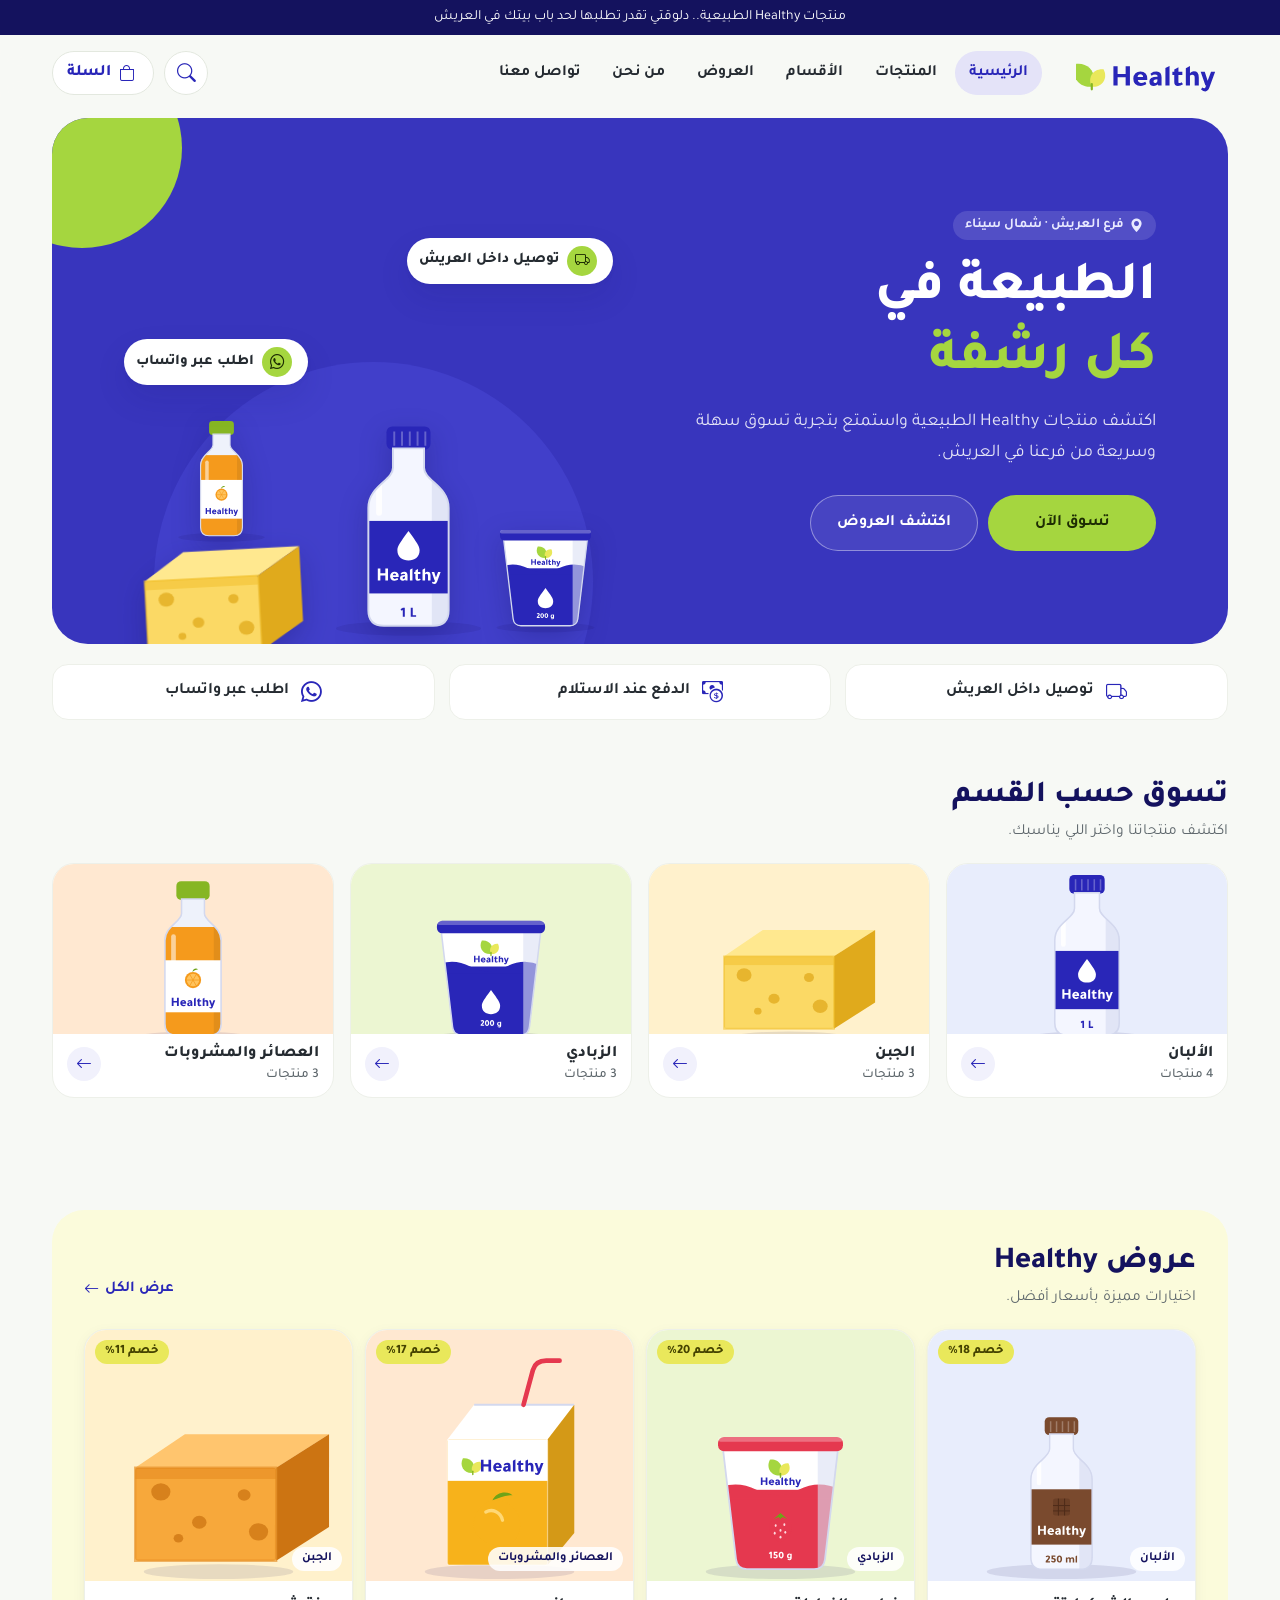
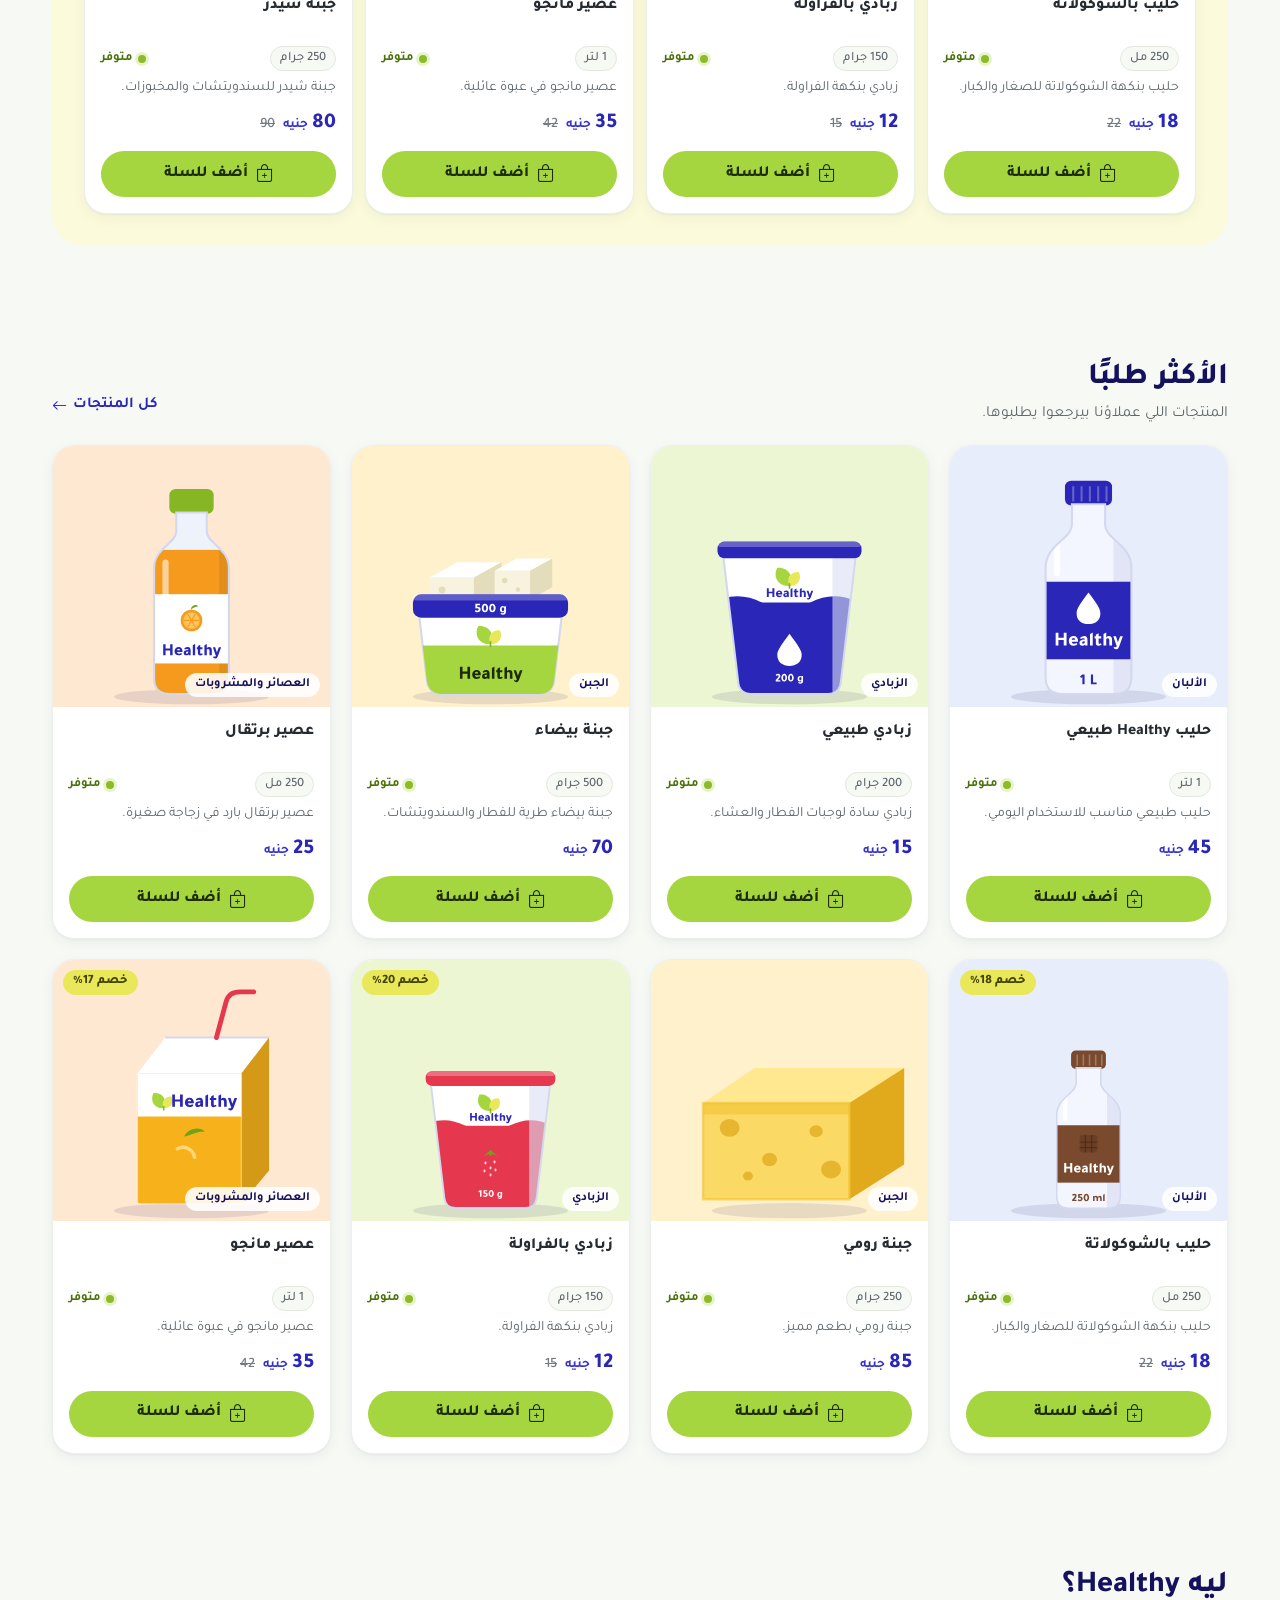
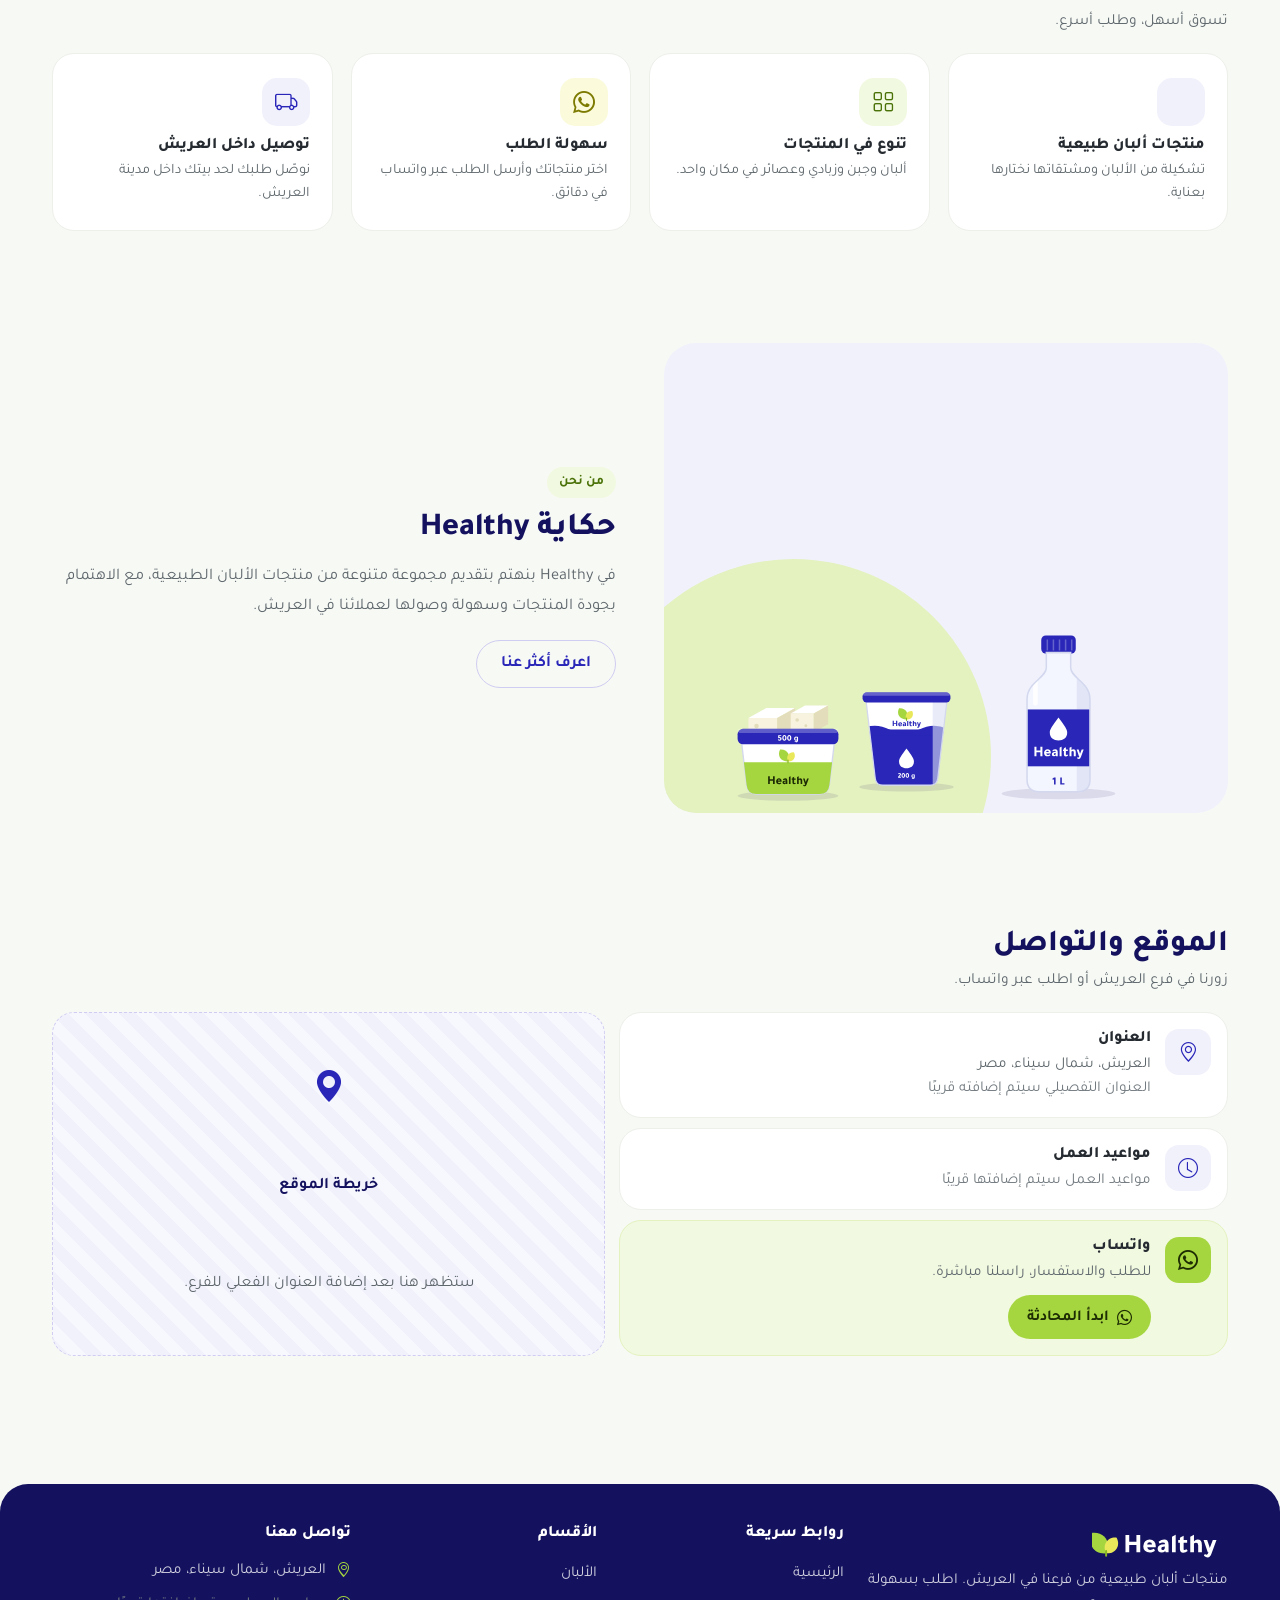
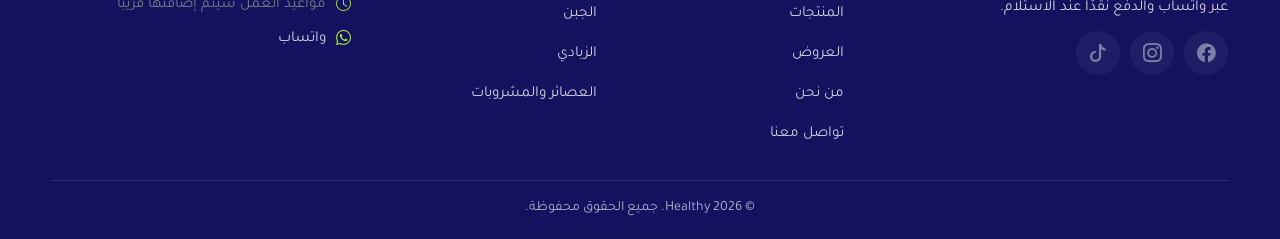
<file: index.html>
<!DOCTYPE html>
<html lang="ar" dir="rtl">
<head>
<meta charset="utf-8">
<meta name="viewport" content="width=device-width, initial-scale=1, viewport-fit=cover">
<title>Healthy | منتجات ألبان طبيعية في العريش</title>
<meta name="description" content="اكتشف منتجات Healthy من الألبان والجبن والزبادي والعصائر. تصفح المنتجات واطلب بسهولة عبر واتساب داخل مدينة العريش.">
<meta name="theme-color" content="#2926B8">
<meta property="og:type" content="website">
<meta property="og:locale" content="ar_EG">
<meta property="og:site_name" content="Healthy">
<meta property="og:title" content="Healthy | منتجات ألبان طبيعية في العريش">
<meta property="og:description" content="اكتشف منتجات Healthy من الألبان والجبن والزبادي والعصائر. تصفح المنتجات واطلب بسهولة عبر واتساب داخل مدينة العريش.">
<!-- After deploying, change this to the full URL, e.g. https://your-domain.com/assets/images/banners/og-image.png -->
<meta property="og:image" content="assets/images/banners/og-image.png">
<meta name="twitter:card" content="summary_large_image">
<link rel="icon" type="image/svg+xml" href="assets/icons/favicon.svg">
<link rel="preload" href="assets/vendor/fonts/tajawal-arabic-800-normal.woff2" as="font" type="font/woff2" crossorigin>
<link rel="preload" href="assets/vendor/fonts/tajawal-arabic-400-normal.woff2" as="font" type="font/woff2" crossorigin>
<link rel="stylesheet" href="assets/vendor/bootstrap/bootstrap.rtl.min.css">
<link rel="stylesheet" href="assets/vendor/bootstrap-icons/bootstrap-icons.min.css">
<link rel="stylesheet" href="css/style.css">
<link rel="stylesheet" href="css/components.css">
<link rel="stylesheet" href="css/responsive.css">
<script>document.documentElement.classList.add('js')</script>
</head>
<body data-page="home">
<a class="skip-link" href="#main">تخطَّ إلى المحتوى</a>
<!-- <div class="demo-strip" data-demo hidden>نسخة تجريبية: المنتجات والأسعار للعرض فقط</div> -->
<div class="announce" role="note"><p data-announce-text>منتجات Healthy الطبيعية.. دلوقتي تقدر تطلبها لحد باب بيتك في العريش</p></div>
<header class="site-header">
  <div class="container site-header__in">
    <a class="brand" href="index.html" aria-label="Healthy، الصفحة الرئيسية"><img src="assets/images/logo/logo.svg" alt="Healthy" width="120" height="30"></a>
    <nav class="nav-main" aria-label="القائمة الرئيسية"><a href="index.html" aria-current="page" >الرئيسية</a><a href="products.html" >المنتجات</a><a href="index.html#categories" >الأقسام</a><a href="products.html?offers=1" data-offers-link>العروض</a><a href="about.html" >من نحن</a><a href="contact.html" >تواصل معنا</a></nav>
    <div class="site-header__tools">
      <button class="icon-btn" type="button" data-open="search-panel" aria-label="بحث"><i class="bi bi-search" aria-hidden="true"></i></button>
      <a class="icon-btn cart-btn-wide" href="cart.html" data-cart-label aria-label="السلة"><i class="bi bi-bag" aria-hidden="true"></i><span class="d-none d-lg-inline">السلة</span><span class="cart-badge" data-cart-count hidden>0</span></a>
    </div>
  </div>
</header>
<main id="main">
<section class="hero" aria-labelledby="hero-title"><div class="container">
  <div class="hero__panel">
    <div class="hero__copy">
      <span class="hero__eyebrow"><i class="bi bi-geo-alt-fill" aria-hidden="true"></i> فرع العريش · شمال سيناء</span>
      <h1 id="hero-title">الطبيعة في <em>كل رشفة</em></h1>
      <p class="hero__lead">اكتشف منتجات Healthy الطبيعية واستمتع بتجربة تسوق سهلة وسريعة من فرعنا في العريش.</p>
      <div class="hero__cta">
        <a class="btn-b btn-b--green" href="products.html">تسوق الآن</a>
        <a class="btn-b btn-b--ghost-light" href="products.html?offers=1" data-offers-cta><span>اكتشف العروض</span></a>
      </div>
    </div>
    <div class="hero__stage" role="img" aria-label="تشكيلة من منتجات Healthy: حليب وزبادي وجبنة وعصير">
      <img class="hs-yogurt" src="assets/images/products/yogurt-1.svg" alt="" width="400" height="400">
      <img class="hs-juice" src="assets/images/products/juice-orange.svg" alt="" width="400" height="400">
      <img class="hs-milk" src="assets/images/products/milk-1.svg" alt="" width="400" height="400" fetchpriority="high">
      <img class="hs-cheese" src="assets/images/products/cheese-romy.svg" alt="" width="400" height="400">
      <span class="hero__chip hero__chip--a"><i class="bi bi-truck" aria-hidden="true"></i> توصيل داخل العريش</span>
      <span class="hero__chip hero__chip--b"><i class="bi bi-whatsapp" aria-hidden="true"></i> اطلب عبر واتساب</span>
    </div>
  </div>
  <ul class="trust" aria-label="مميزات الطلب">
    <li class="trust__i"><i class="bi bi-truck" aria-hidden="true"></i><span>توصيل داخل العريش</span></li>
    <li class="trust__i"><i class="bi bi-cash-coin" aria-hidden="true"></i><span>الدفع عند الاستلام</span></li>
    <li class="trust__i"><i class="bi bi-whatsapp" aria-hidden="true"></i><span>اطلب عبر واتساب</span></li>
  </ul>
</div></section>

<section class="section" id="categories" aria-labelledby="cats-h"><div class="container">
  <div class="section-head"><div><h2 id="cats-h">تسوق حسب القسم</h2><p>اكتشف منتجاتنا واختر اللي يناسبك.</p></div></div>
  <div class="cat-grid"><a class="cat-card reveal" data-tint="milk" href="products.html?cat=milk"><span class="cat-card__img"><img src="assets/images/categories/milk.svg" alt="" width="200" height="200" loading="lazy"></span>
<span class="cat-card__body"><span><h3>الألبان</h3><small data-cat-count="milk"></small></span><span class="cat-card__go"><i class="bi bi-arrow-left" aria-hidden="true"></i></span></span></a><a class="cat-card reveal" data-tint="cheese" href="products.html?cat=cheese"><span class="cat-card__img"><img src="assets/images/categories/cheese.svg" alt="" width="200" height="200" loading="lazy"></span>
<span class="cat-card__body"><span><h3>الجبن</h3><small data-cat-count="cheese"></small></span><span class="cat-card__go"><i class="bi bi-arrow-left" aria-hidden="true"></i></span></span></a><a class="cat-card reveal" data-tint="yogurt" href="products.html?cat=yogurt"><span class="cat-card__img"><img src="assets/images/categories/yogurt.svg" alt="" width="200" height="200" loading="lazy"></span>
<span class="cat-card__body"><span><h3>الزبادي</h3><small data-cat-count="yogurt"></small></span><span class="cat-card__go"><i class="bi bi-arrow-left" aria-hidden="true"></i></span></span></a><a class="cat-card reveal" data-tint="juice" href="products.html?cat=juice"><span class="cat-card__img"><img src="assets/images/categories/juice.svg" alt="" width="200" height="200" loading="lazy"></span>
<span class="cat-card__body"><span><h3>العصائر والمشروبات</h3><small data-cat-count="juice"></small></span><span class="cat-card__go"><i class="bi bi-arrow-left" aria-hidden="true"></i></span></span></a></div>
</div></section>

<section class="section section--tight" id="offers" aria-labelledby="offers-h" hidden><div class="container">
  <div class="offers">
  <div class="section-head"><div><h2><span id="offers-h">عروض Healthy</span></h2><p>اختيارات مميزة بأسعار أفضل.</p></div><a class="more-link" href="products.html?offers=1" >عرض الكل <i class="bi bi-arrow-left" aria-hidden="true"></i></a></div>
  <div class="p-grid" id="offers-grid"></div>
  </div>
</div></section>

<section class="section" id="best" aria-labelledby="best-h"><div class="container">
  <div class="section-head"><div><h2><span id="best-h">الأكثر طلبًا</span></h2><p>المنتجات اللي عملاؤنا بيرجعوا يطلبوها.</p></div><a class="more-link" href="products.html" >كل المنتجات <i class="bi bi-arrow-left" aria-hidden="true"></i></a></div>
  <div class="p-grid" id="best-grid"></div>
</div></section>

<section class="section" aria-labelledby="why-h"><div class="container">
  <div class="section-head"><div><h2 id="why-h">ليه Healthy؟</h2><p>تسوق أسهل، وطلب أسرع.</p></div></div>
  <div class="why-grid"><div class="why-card reveal"><div class="why-card__ic"><i class="bi bi-leaf" aria-hidden="true"></i></div><h3>منتجات ألبان طبيعية</h3><p>تشكيلة من الألبان ومشتقاتها نختارها بعناية.</p></div><div class="why-card reveal"><div class="why-card__ic"><i class="bi bi-grid" aria-hidden="true"></i></div><h3>تنوع في المنتجات</h3><p>ألبان وجبن وزبادي وعصائر في مكان واحد.</p></div><div class="why-card reveal"><div class="why-card__ic"><i class="bi bi-whatsapp" aria-hidden="true"></i></div><h3>سهولة الطلب</h3><p>اختر منتجاتك وأرسل الطلب عبر واتساب في دقائق.</p></div><div class="why-card reveal"><div class="why-card__ic"><i class="bi bi-truck" aria-hidden="true"></i></div><h3>توصيل داخل العريش</h3><p>نوصّل طلبك لحد بيتك داخل مدينة العريش.</p></div></div>
</div></section>

<section class="section" aria-labelledby="about-h"><div class="container">
  <div class="about">
    <div class="about__visual reveal" aria-hidden="true">
      <img class="a1" src="assets/images/products/milk-1.svg" alt="" width="400" height="400" loading="lazy">
      <img class="a2" src="assets/images/products/yogurt-1.svg" alt="" width="400" height="400" loading="lazy">
      <img class="a3" src="assets/images/products/cheese-white.svg" alt="" width="400" height="400" loading="lazy">
    </div>
    <div class="about__copy reveal">
      <span class="eyebrow">من نحن</span>
      <h2 id="about-h">حكاية Healthy</h2>
      <p>في Healthy بنهتم بتقديم مجموعة متنوعة من منتجات الألبان الطبيعية، مع الاهتمام بجودة المنتجات وسهولة وصولها لعملائنا في العريش.</p>
      <a class="btn-b btn-b--outline" href="about.html">اعرف أكثر عنا</a>
    </div>
  </div>
</div></section>

<section class="section" id="location" aria-labelledby="loc-h"><div class="container">
  <div class="section-head"><div><h2 id="loc-h">الموقع والتواصل</h2><p>زورنا في فرع العريش أو اطلب عبر واتساب.</p></div></div>
  <div class="contact-split">
    <div class="info-grid">
      <div class="info-card"><span class="info-card__ic"><i class="bi bi-geo-alt" aria-hidden="true"></i></span><div><h3>العنوان</h3><p data-bind="address"></p><p data-bind="addressDetail"></p><a class="btn-b btn-b--outline" data-maps-link href="#"><i class="bi bi-map" aria-hidden="true"></i> افتح في الخريطة</a></div></div>
      <div class="info-card"><span class="info-card__ic"><i class="bi bi-clock" aria-hidden="true"></i></span><div><h3>مواعيد العمل</h3><p data-bind="hours"></p></div></div>
      <div class="info-card info-card--wa"><span class="info-card__ic"><i class="bi bi-whatsapp" aria-hidden="true"></i></span><div><h3>واتساب</h3><p>للطلب والاستفسار، راسلنا مباشرة.</p><a class="btn-b btn-b--green" href="#" data-wa-link><i class="bi bi-whatsapp" aria-hidden="true"></i> ابدأ المحادثة</a></div></div>
    </div>
    <div class="map-ph" data-maps-missing><i class="bi bi-geo-alt-fill" aria-hidden="true"></i><b>خريطة الموقع</b><span>ستظهر هنا بعد إضافة العنوان الفعلي للفرع.</span></div>
  </div>
</div></section>
</main>
<footer class="site-footer">
  <div class="container">
    <div class="footer-grid">
      <div class="footer-brand">
        <img src="assets/images/logo/logo-white.svg" alt="Healthy" width="136" height="34" loading="lazy">
        <p>منتجات ألبان طبيعية من فرعنا في العريش. اطلب بسهولة عبر واتساب والدفع نقدًا عند الاستلام.</p>
        <div class="social" aria-label="حسابات التواصل الاجتماعي">
          <span class="soc" data-social="facebook" aria-label="فيسبوك" title="قريبًا"><i class="bi bi-facebook" aria-hidden="true"></i></span>
          <span class="soc" data-social="instagram" aria-label="إنستجرام" title="قريبًا"><i class="bi bi-instagram" aria-hidden="true"></i></span>
          <span class="soc" data-social="tiktok" aria-label="تيك توك" title="قريبًا"><i class="bi bi-tiktok" aria-hidden="true"></i></span>
        </div>
      </div>
      <div><h3>روابط سريعة</h3><ul>
        <li><a href="index.html">الرئيسية</a></li><li><a href="products.html">المنتجات</a></li>
        <li><a href="products.html?offers=1" data-offers-link>العروض</a></li><li><a href="about.html">من نحن</a></li><li><a href="contact.html">تواصل معنا</a></li></ul></div>
      <div><h3>الأقسام</h3><ul><li><a href="products.html?cat=milk">الألبان</a></li><li><a href="products.html?cat=cheese">الجبن</a></li><li><a href="products.html?cat=yogurt">الزبادي</a></li><li><a href="products.html?cat=juice">العصائر والمشروبات</a></li></ul></div>
      <div class="footer-contact"><h3>تواصل معنا</h3><ul>
        <li><i class="bi bi-geo-alt" aria-hidden="true"></i><span><span data-bind="address">العريش، شمال سيناء، مصر</span></span></li>
        <li><i class="bi bi-clock" aria-hidden="true"></i><span data-bind="hours">مواعيد العمل سيتم إضافتها قريبًا</span></li>
        <li><i class="bi bi-whatsapp" aria-hidden="true"></i><a href="#" data-wa-link style="min-height:0;display:inline">واتساب</a></li></ul></div>
    </div>
    <p class="footer-bottom">© <span data-year>2026</span> Healthy. جميع الحقوق محفوظة.</p>
  </div>
</footer>
<div class="ov ov--sheet" id="categories-sheet" aria-hidden="true" role="dialog" aria-modal="true" aria-label="الأقسام">
  <button class="ov__scrim" type="button" data-close aria-label="إغلاق" tabindex="-1"></button>
  <div class="ov__panel"><div class="sheet-grab"></div><h2 class="sheet-title">تسوق حسب القسم</h2>
    <div class="cat-tiles"><a class="cat-tile" data-tint="milk" href="products.html?cat=milk"><img src="assets/images/categories/milk.svg" alt="" width="46" height="46"><span>الألبان</span></a><a class="cat-tile" data-tint="cheese" href="products.html?cat=cheese"><img src="assets/images/categories/cheese.svg" alt="" width="46" height="46"><span>الجبن</span></a><a class="cat-tile" data-tint="yogurt" href="products.html?cat=yogurt"><img src="assets/images/categories/yogurt.svg" alt="" width="46" height="46"><span>الزبادي</span></a><a class="cat-tile" data-tint="juice" href="products.html?cat=juice"><img src="assets/images/categories/juice.svg" alt="" width="46" height="46"><span>العصائر والمشروبات</span></a><a class="cat-tile cat-tile--all" href="products.html"><span>كل المنتجات</span><i class="bi bi-arrow-left" aria-hidden="true"></i></a></div></div>
</div>
<div class="ov ov--sheet" id="more-sheet" aria-hidden="true" role="dialog" aria-modal="true" aria-label="المزيد">
  <button class="ov__scrim" type="button" data-close aria-label="إغلاق" tabindex="-1"></button>
  <div class="ov__panel"><div class="sheet-grab"></div><h2 class="sheet-title">المزيد</h2>
    <div class="sheet-links">
      <a class="sheet-link" href="products.html?offers=1" data-offers-link><i class="bi bi-tag" aria-hidden="true"></i><span>العروض</span><i class="bi bi-chevron-left" aria-hidden="true"></i></a>
      <a class="sheet-link" href="about.html"><i class="bi bi-info-circle" aria-hidden="true"></i><span>من نحن</span><i class="bi bi-chevron-left" aria-hidden="true"></i></a>
      <a class="sheet-link" href="contact.html"><i class="bi bi-geo-alt" aria-hidden="true"></i><span>الموقع والتواصل</span><i class="bi bi-chevron-left" aria-hidden="true"></i></a>
      <a class="sheet-link sheet-link--wa" href="#" data-wa-link><i class="bi bi-whatsapp" aria-hidden="true"></i><span>راسلنا على واتساب</span><i class="bi bi-chevron-left" aria-hidden="true"></i></a>
    </div></div>
</div>
<div class="ov ov--search" id="search-panel" aria-hidden="true" role="dialog" aria-modal="true" aria-label="بحث عن منتج">
  <button class="ov__scrim" type="button" data-close aria-label="إغلاق" tabindex="-1"></button>
  <div class="ov__panel">
    <form class="search-form" action="products.html" method="get" role="search">
      <div class="search-field"><i class="bi bi-search" aria-hidden="true"></i><input id="search-input" data-autofocus type="search" name="q" placeholder="ابحث عن منتج، مثل: حليب أو جبنة" autocomplete="off" enterkeyhint="search" aria-label="ابحث عن منتج"></div>
      <button class="icon-btn" type="button" data-close aria-label="إغلاق البحث"><i class="bi bi-x-lg" aria-hidden="true"></i></button>
    </form>
    <div id="search-results" aria-live="polite"></div>
  </div>
</div>
<a class="cart-pill" id="cart-pill" href="cart.html" aria-hidden="true" tabindex="-1">
  <span class="cart-pill__ic"><i class="bi bi-bag-check" aria-hidden="true"></i></span>
  <span class="cart-pill__txt"><b>عرض السلة</b><small data-pill-items>0 منتج</small></span>
  <span class="cart-pill__tot" data-pill-total>0</span>
</a>
<nav class="bottom-nav" aria-label="التنقل السريع">
  <a class="bn-item" href="index.html" aria-current="page"><i class="bi bi-house" aria-hidden="true"></i><span>الرئيسية</span></a>
  <button class="bn-item" type="button" data-open="categories-sheet"><i class="bi bi-grid-1x2" aria-hidden="true"></i><span>الأقسام</span></button>
  <a class="bn-item" href="cart.html" data-cart-label><i class="bi bi-bag" aria-hidden="true"></i><span>السلة</span><span class="cart-badge" data-cart-count hidden>0</span></a>
  <button class="bn-item" type="button" data-open="more-sheet"><i class="bi bi-three-dots" aria-hidden="true"></i><span>المزيد</span></button>
</nav>
<div id="sr-live" class="visually-hidden" aria-live="polite" aria-atomic="true"></div>
<script src="js/config.js" defer></script>
<script src="js/products.js" defer></script>
<script src="js/cart.js" defer></script>
<script src="js/main.js" defer></script>
</body>
</html>
</file>
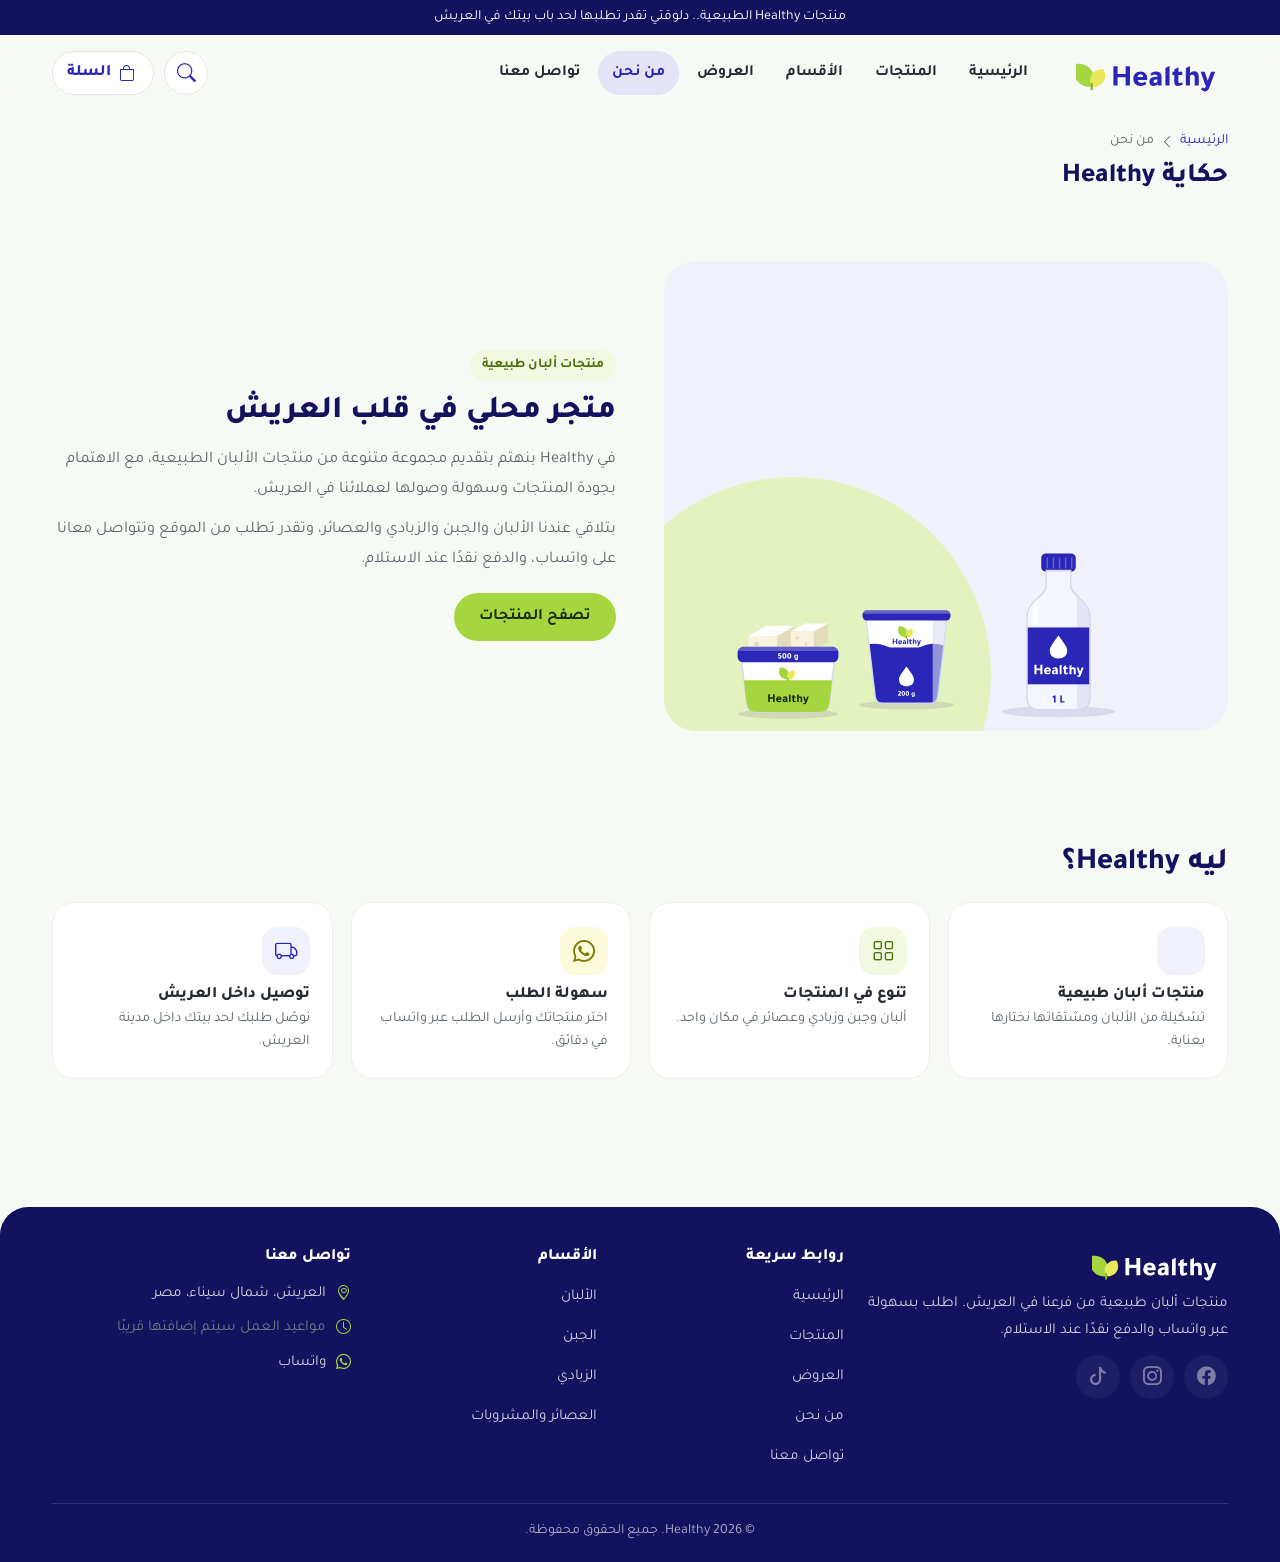
<file: about.html>
<!DOCTYPE html>
<html lang="ar" dir="rtl">
<head>
<meta charset="utf-8">
<meta name="viewport" content="width=device-width, initial-scale=1, viewport-fit=cover">
<title>من نحن | Healthy</title>
<meta name="description" content="تعرّف على Healthy، متجر منتجات الألبان الطبيعية في العريش، شمال سيناء.">
<meta name="theme-color" content="#2926B8">
<meta property="og:type" content="website">
<meta property="og:locale" content="ar_EG">
<meta property="og:site_name" content="Healthy">
<meta property="og:title" content="من نحن | Healthy">
<meta property="og:description" content="تعرّف على Healthy، متجر منتجات الألبان الطبيعية في العريش، شمال سيناء.">
<!-- After deploying, change this to the full URL, e.g. https://your-domain.com/assets/images/banners/og-image.png -->
<meta property="og:image" content="assets/images/banners/og-image.png">
<meta name="twitter:card" content="summary_large_image">
<link rel="icon" type="image/svg+xml" href="assets/icons/favicon.svg">
<link rel="preload" href="assets/vendor/fonts/tajawal-arabic-800-normal.woff2" as="font" type="font/woff2" crossorigin>
<link rel="preload" href="assets/vendor/fonts/tajawal-arabic-400-normal.woff2" as="font" type="font/woff2" crossorigin>
<link rel="stylesheet" href="assets/vendor/bootstrap/bootstrap.rtl.min.css">
<link rel="stylesheet" href="assets/vendor/bootstrap-icons/bootstrap-icons.min.css">
<link rel="stylesheet" href="css/style.css">
<link rel="stylesheet" href="css/components.css">
<link rel="stylesheet" href="css/responsive.css">
<script>document.documentElement.classList.add('js')</script>
</head>
<body data-page="about">
<a class="skip-link" href="#main">تخطَّ إلى المحتوى</a>
<!-- <div class="demo-strip" data-demo hidden>نسخة تجريبية: المنتجات والأسعار للعرض فقط</div> -->
<div class="announce" role="note"><p data-announce-text>منتجات Healthy الطبيعية.. دلوقتي تقدر تطلبها لحد باب بيتك في العريش</p></div>
<header class="site-header">
  <div class="container site-header__in">
    <a class="brand" href="index.html" aria-label="Healthy، الصفحة الرئيسية"><img src="assets/images/logo/logo.svg" alt="Healthy" width="120" height="30"></a>
    <nav class="nav-main" aria-label="القائمة الرئيسية"><a href="index.html" >الرئيسية</a><a href="products.html" >المنتجات</a><a href="index.html#categories" >الأقسام</a><a href="products.html?offers=1" data-offers-link>العروض</a><a href="about.html" aria-current="page" >من نحن</a><a href="contact.html" >تواصل معنا</a></nav>
    <div class="site-header__tools">
      <button class="icon-btn" type="button" data-open="search-panel" aria-label="بحث"><i class="bi bi-search" aria-hidden="true"></i></button>
      <a class="icon-btn cart-btn-wide" href="cart.html" data-cart-label aria-label="السلة"><i class="bi bi-bag" aria-hidden="true"></i><span class="d-none d-lg-inline">السلة</span><span class="cart-badge" data-cart-count hidden>0</span></a>
    </div>
  </div>
</header>
<main id="main">
<div class="container">
  <div class="page-head"><nav class="crumbs" aria-label="مسار الصفحة"><a href="index.html">الرئيسية</a><i class="bi bi-chevron-left" aria-hidden="true"></i><span>من نحن</span></nav><h1>حكاية Healthy</h1></div>
  <section class="section section--tight"><div class="about">
    <div class="about__visual" aria-hidden="true"><img class="a1" src="assets/images/products/milk-1.svg" alt="" width="400" height="400"><img class="a2" src="assets/images/products/yogurt-1.svg" alt="" width="400" height="400"><img class="a3" src="assets/images/products/cheese-white.svg" alt="" width="400" height="400"></div>
    <div class="about__copy"><span class="eyebrow">منتجات ألبان طبيعية</span><h2>متجر محلي في قلب العريش</h2>
      <p>في Healthy بنهتم بتقديم مجموعة متنوعة من منتجات الألبان الطبيعية، مع الاهتمام بجودة المنتجات وسهولة وصولها لعملائنا في العريش.</p>
      <p style="margin-top:10px">بتلاقي عندنا الألبان والجبن والزبادي والعصائر، وتقدر تطلب من الموقع وتتواصل معانا على واتساب، والدفع نقدًا عند الاستلام.</p>
      <a class="btn-b btn-b--green" href="products.html">تصفح المنتجات</a></div>
  </div></section>
  <section class="section"><div class="section-head"><div><h2>ليه Healthy؟</h2></div></div><div class="why-grid"><div class="why-card"><div class="why-card__ic"><i class="bi bi-leaf" aria-hidden="true"></i></div><h3>منتجات ألبان طبيعية</h3><p>تشكيلة من الألبان ومشتقاتها نختارها بعناية.</p></div><div class="why-card"><div class="why-card__ic"><i class="bi bi-grid" aria-hidden="true"></i></div><h3>تنوع في المنتجات</h3><p>ألبان وجبن وزبادي وعصائر في مكان واحد.</p></div><div class="why-card"><div class="why-card__ic"><i class="bi bi-whatsapp" aria-hidden="true"></i></div><h3>سهولة الطلب</h3><p>اختر منتجاتك وأرسل الطلب عبر واتساب في دقائق.</p></div><div class="why-card"><div class="why-card__ic"><i class="bi bi-truck" aria-hidden="true"></i></div><h3>توصيل داخل العريش</h3><p>نوصّل طلبك لحد بيتك داخل مدينة العريش.</p></div></div></section>
</div></main>
<footer class="site-footer">
  <div class="container">
    <div class="footer-grid">
      <div class="footer-brand">
        <img src="assets/images/logo/logo-white.svg" alt="Healthy" width="136" height="34" loading="lazy">
        <p>منتجات ألبان طبيعية من فرعنا في العريش. اطلب بسهولة عبر واتساب والدفع نقدًا عند الاستلام.</p>
        <div class="social" aria-label="حسابات التواصل الاجتماعي">
          <span class="soc" data-social="facebook" aria-label="فيسبوك" title="قريبًا"><i class="bi bi-facebook" aria-hidden="true"></i></span>
          <span class="soc" data-social="instagram" aria-label="إنستجرام" title="قريبًا"><i class="bi bi-instagram" aria-hidden="true"></i></span>
          <span class="soc" data-social="tiktok" aria-label="تيك توك" title="قريبًا"><i class="bi bi-tiktok" aria-hidden="true"></i></span>
        </div>
      </div>
      <div><h3>روابط سريعة</h3><ul>
        <li><a href="index.html">الرئيسية</a></li><li><a href="products.html">المنتجات</a></li>
        <li><a href="products.html?offers=1" data-offers-link>العروض</a></li><li><a href="about.html">من نحن</a></li><li><a href="contact.html">تواصل معنا</a></li></ul></div>
      <div><h3>الأقسام</h3><ul><li><a href="products.html?cat=milk">الألبان</a></li><li><a href="products.html?cat=cheese">الجبن</a></li><li><a href="products.html?cat=yogurt">الزبادي</a></li><li><a href="products.html?cat=juice">العصائر والمشروبات</a></li></ul></div>
      <div class="footer-contact"><h3>تواصل معنا</h3><ul>
        <li><i class="bi bi-geo-alt" aria-hidden="true"></i><span><span data-bind="address">العريش، شمال سيناء، مصر</span></span></li>
        <li><i class="bi bi-clock" aria-hidden="true"></i><span data-bind="hours">مواعيد العمل سيتم إضافتها قريبًا</span></li>
        <li><i class="bi bi-whatsapp" aria-hidden="true"></i><a href="#" data-wa-link style="min-height:0;display:inline">واتساب</a></li></ul></div>
    </div>
    <p class="footer-bottom">© <span data-year>2026</span> Healthy. جميع الحقوق محفوظة.</p>
  </div>
</footer>
<div class="ov ov--sheet" id="categories-sheet" aria-hidden="true" role="dialog" aria-modal="true" aria-label="الأقسام">
  <button class="ov__scrim" type="button" data-close aria-label="إغلاق" tabindex="-1"></button>
  <div class="ov__panel"><div class="sheet-grab"></div><h2 class="sheet-title">تسوق حسب القسم</h2>
    <div class="cat-tiles"><a class="cat-tile" data-tint="milk" href="products.html?cat=milk"><img src="assets/images/categories/milk.svg" alt="" width="46" height="46"><span>الألبان</span></a><a class="cat-tile" data-tint="cheese" href="products.html?cat=cheese"><img src="assets/images/categories/cheese.svg" alt="" width="46" height="46"><span>الجبن</span></a><a class="cat-tile" data-tint="yogurt" href="products.html?cat=yogurt"><img src="assets/images/categories/yogurt.svg" alt="" width="46" height="46"><span>الزبادي</span></a><a class="cat-tile" data-tint="juice" href="products.html?cat=juice"><img src="assets/images/categories/juice.svg" alt="" width="46" height="46"><span>العصائر والمشروبات</span></a><a class="cat-tile cat-tile--all" href="products.html"><span>كل المنتجات</span><i class="bi bi-arrow-left" aria-hidden="true"></i></a></div></div>
</div>
<div class="ov ov--sheet" id="more-sheet" aria-hidden="true" role="dialog" aria-modal="true" aria-label="المزيد">
  <button class="ov__scrim" type="button" data-close aria-label="إغلاق" tabindex="-1"></button>
  <div class="ov__panel"><div class="sheet-grab"></div><h2 class="sheet-title">المزيد</h2>
    <div class="sheet-links">
      <a class="sheet-link" href="products.html?offers=1" data-offers-link><i class="bi bi-tag" aria-hidden="true"></i><span>العروض</span><i class="bi bi-chevron-left" aria-hidden="true"></i></a>
      <a class="sheet-link" href="about.html"><i class="bi bi-info-circle" aria-hidden="true"></i><span>من نحن</span><i class="bi bi-chevron-left" aria-hidden="true"></i></a>
      <a class="sheet-link" href="contact.html"><i class="bi bi-geo-alt" aria-hidden="true"></i><span>الموقع والتواصل</span><i class="bi bi-chevron-left" aria-hidden="true"></i></a>
      <a class="sheet-link sheet-link--wa" href="#" data-wa-link><i class="bi bi-whatsapp" aria-hidden="true"></i><span>راسلنا على واتساب</span><i class="bi bi-chevron-left" aria-hidden="true"></i></a>
    </div></div>
</div>
<div class="ov ov--search" id="search-panel" aria-hidden="true" role="dialog" aria-modal="true" aria-label="بحث عن منتج">
  <button class="ov__scrim" type="button" data-close aria-label="إغلاق" tabindex="-1"></button>
  <div class="ov__panel">
    <form class="search-form" action="products.html" method="get" role="search">
      <div class="search-field"><i class="bi bi-search" aria-hidden="true"></i><input id="search-input" data-autofocus type="search" name="q" placeholder="ابحث عن منتج، مثل: حليب أو جبنة" autocomplete="off" enterkeyhint="search" aria-label="ابحث عن منتج"></div>
      <button class="icon-btn" type="button" data-close aria-label="إغلاق البحث"><i class="bi bi-x-lg" aria-hidden="true"></i></button>
    </form>
    <div id="search-results" aria-live="polite"></div>
  </div>
</div>
<a class="cart-pill" id="cart-pill" href="cart.html" aria-hidden="true" tabindex="-1">
  <span class="cart-pill__ic"><i class="bi bi-bag-check" aria-hidden="true"></i></span>
  <span class="cart-pill__txt"><b>عرض السلة</b><small data-pill-items>0 منتج</small></span>
  <span class="cart-pill__tot" data-pill-total>0</span>
</a>
<nav class="bottom-nav" aria-label="التنقل السريع">
  <a class="bn-item" href="index.html"><i class="bi bi-house" aria-hidden="true"></i><span>الرئيسية</span></a>
  <button class="bn-item" type="button" data-open="categories-sheet"><i class="bi bi-grid-1x2" aria-hidden="true"></i><span>الأقسام</span></button>
  <a class="bn-item" href="cart.html" data-cart-label><i class="bi bi-bag" aria-hidden="true"></i><span>السلة</span><span class="cart-badge" data-cart-count hidden>0</span></a>
  <button class="bn-item" type="button" data-open="more-sheet"><i class="bi bi-three-dots" aria-hidden="true"></i><span>المزيد</span></button>
</nav>
<div id="sr-live" class="visually-hidden" aria-live="polite" aria-atomic="true"></div>
<script src="js/config.js" defer></script>
<script src="js/products.js" defer></script>
<script src="js/cart.js" defer></script>
<script src="js/main.js" defer></script>
</body>
</html>
</file>
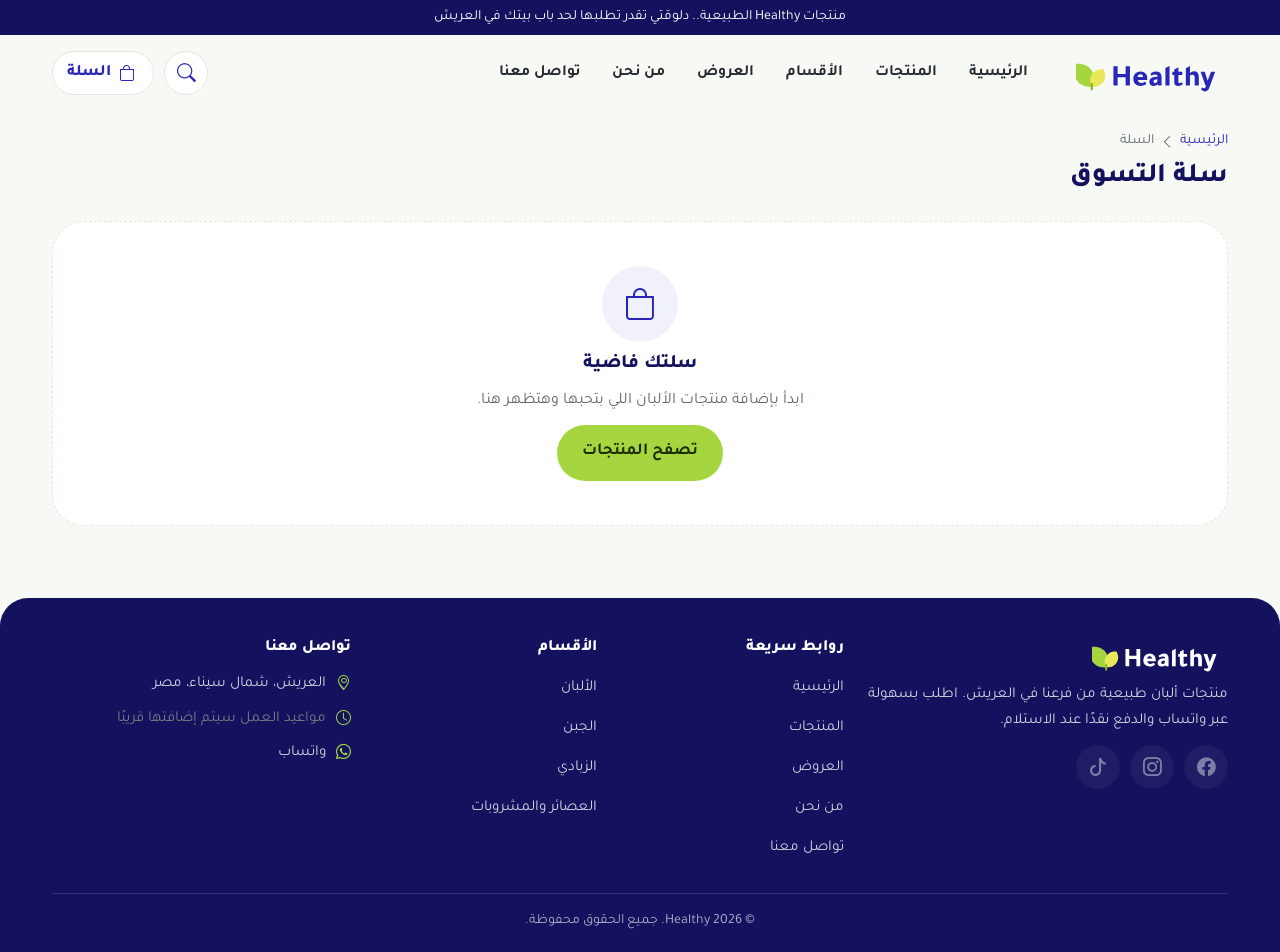
<file: cart.html>
<!DOCTYPE html>
<html lang="ar" dir="rtl">
<head>
<meta charset="utf-8">
<meta name="viewport" content="width=device-width, initial-scale=1, viewport-fit=cover">
<title>السلة وإتمام الطلب | Healthy</title>
<meta name="description" content="راجع سلتك وأكمل طلبك من Healthy بسهولة عبر واتساب. توصيل داخل العريش والدفع نقدًا عند الاستلام.">
<meta name="theme-color" content="#2926B8">
<meta property="og:type" content="website">
<meta property="og:locale" content="ar_EG">
<meta property="og:site_name" content="Healthy">
<meta property="og:title" content="السلة وإتمام الطلب | Healthy">
<meta property="og:description" content="راجع سلتك وأكمل طلبك من Healthy بسهولة عبر واتساب. توصيل داخل العريش والدفع نقدًا عند الاستلام.">
<!-- After deploying, change this to the full URL, e.g. https://your-domain.com/assets/images/banners/og-image.png -->
<meta property="og:image" content="assets/images/banners/og-image.png">
<meta name="twitter:card" content="summary_large_image">
<link rel="icon" type="image/svg+xml" href="assets/icons/favicon.svg">
<link rel="preload" href="assets/vendor/fonts/tajawal-arabic-800-normal.woff2" as="font" type="font/woff2" crossorigin>
<link rel="preload" href="assets/vendor/fonts/tajawal-arabic-400-normal.woff2" as="font" type="font/woff2" crossorigin>
<link rel="stylesheet" href="assets/vendor/bootstrap/bootstrap.rtl.min.css">
<link rel="stylesheet" href="assets/vendor/bootstrap-icons/bootstrap-icons.min.css">
<link rel="stylesheet" href="css/style.css">
<link rel="stylesheet" href="css/components.css">
<link rel="stylesheet" href="css/responsive.css">
<script>document.documentElement.classList.add('js')</script>
</head>
<body data-page="cart" class="page-cart">
<a class="skip-link" href="#main">تخطَّ إلى المحتوى</a>
<!-- <div class="demo-strip" data-demo hidden>نسخة تجريبية: المنتجات والأسعار للعرض فقط</div> -->
<div class="announce" role="note"><p data-announce-text>منتجات Healthy الطبيعية.. دلوقتي تقدر تطلبها لحد باب بيتك في العريش</p></div>
<header class="site-header">
  <div class="container site-header__in">
    <a class="brand" href="index.html" aria-label="Healthy، الصفحة الرئيسية"><img src="assets/images/logo/logo.svg" alt="Healthy" width="120" height="30"></a>
    <nav class="nav-main" aria-label="القائمة الرئيسية"><a href="index.html" >الرئيسية</a><a href="products.html" >المنتجات</a><a href="index.html#categories" >الأقسام</a><a href="products.html?offers=1" data-offers-link>العروض</a><a href="about.html" >من نحن</a><a href="contact.html" >تواصل معنا</a></nav>
    <div class="site-header__tools">
      <button class="icon-btn" type="button" data-open="search-panel" aria-label="بحث"><i class="bi bi-search" aria-hidden="true"></i></button>
      <a class="icon-btn cart-btn-wide" href="cart.html" data-cart-label aria-label="السلة"><i class="bi bi-bag" aria-hidden="true"></i><span class="d-none d-lg-inline">السلة</span><span class="cart-badge" data-cart-count hidden>0</span></a>
    </div>
  </div>
</header>
<main id="main">
<div class="container">
  <div class="page-head"><nav class="crumbs" aria-label="مسار الصفحة"><a href="index.html">الرئيسية</a><i class="bi bi-chevron-left" aria-hidden="true"></i><span>السلة</span></nav>
    <div style="display:flex;justify-content:space-between;align-items:flex-end;gap:12px"><div><h1 id="cart-heading" tabindex="-1">سلة التسوق</h1><p id="cart-sub" aria-live="polite"></p></div>
    <button class="link-btn" type="button" id="clear-cart" hidden><i class="bi bi-trash3" aria-hidden="true"></i><span style="display:inline">تفريغ السلة</span></button></div></div>

  <div class="empty" id="cart-empty" hidden>
    <div class="empty__ic"><i class="bi bi-bag" aria-hidden="true"></i></div>
    <h2>سلتك فاضية</h2><p>ابدأ بإضافة منتجات الألبان اللي بتحبها وهتظهر هنا.</p>
    <a class="btn-b btn-b--green btn-b--lg" href="products.html">تصفح المنتجات</a>
  </div>

  <div class="cart-layout" id="cart-filled" hidden>
    <div class="cart-main">
      <section class="panel" aria-labelledby="s1"><h2 id="s1"><span class="panel__n">1</span> مراجعة الطلب</h2>
        <div class="warn-box" id="unavailable-warning" role="alert" hidden><i class="bi bi-exclamation-triangle" aria-hidden="true"></i><span>في السلة منتج غير متوفر حاليًا. احذفه علشان تقدر تكمل الطلب.</span></div>
        <ul id="cart-lines"></ul></section>

      <form class="panel" id="checkout-form" novalidate aria-labelledby="s2">
        <h2 id="s2"><span class="panel__n">2</span> بيانات الاستلام</h2>
        <div class="form-errors" id="form-errors" role="alert" hidden></div>
        <div class="methods" role="radiogroup" aria-label="طريقة الاستلام">
          <label class="method"><input type="radio" name="method" value="delivery" checked><span class="method__card"><i class="bi bi-truck" aria-hidden="true"></i><b>توصيل للمنزل</b><small>داخل العريش · رسوم <span data-fee-label></span></small></span></label>
          <label class="method"><input type="radio" name="method" value="pickup"><span class="method__card"><i class="bi bi-shop" aria-hidden="true"></i><b>استلام من الفرع</b><small>بدون رسوم توصيل</small></span></label>
        </div>
        <div class="field"><label for="c-name">الاسم</label><input class="input" id="c-name" name="name" type="text" autocomplete="name" placeholder="مثال: محمد أحمد" required aria-describedby="err-name"><p class="field__err" id="err-name" data-err="name" hidden></p></div>
        <div class="field"><label for="c-phone">رقم الموبايل</label><input class="input" id="c-phone" name="phone" type="tel" inputmode="tel" autocomplete="tel" placeholder="01012345678" required aria-describedby="err-phone"><p class="field__err" id="err-phone" data-err="phone" hidden></p></div>
        <div class="field" data-home-only><label for="c-area">منطقة التوصيل</label><select id="c-area" name="area" required aria-describedby="err-area hint-area"></select><p class="field__hint" id="hint-area">التوصيل متاح داخل مدينة العريش فقط.</p><p class="field__err" id="err-area" data-err="area" hidden></p></div>
        <div class="field" data-home-only><label for="c-address">العنوان بالتفصيل</label><textarea class="textarea" id="c-address" name="address" autocomplete="street-address" placeholder="الشارع، رقم المبنى، الدور، علامة مميزة" required aria-describedby="err-address"></textarea><p class="field__err" id="err-address" data-err="address" hidden></p></div>
        <div class="field"><label for="c-notes">ملاحظات الطلب <span class="opt">(اختياري)</span></label><textarea class="textarea" id="c-notes" name="notes" style="min-height:76px" placeholder="أي تفاصيل تحب نعرفها"></textarea></div>
        <div class="field" style="margin-bottom:0"><span class="lbl">طريقة الدفع</span><div class="pay-note"><i class="bi bi-cash-coin" aria-hidden="true"></i><div>نقدًا عند الاستلام<small>لا يوجد دفع إلكتروني حاليًا.</small></div></div></div>
      </form>
    </div>

    <aside class="cart-aside" aria-labelledby="s3"><div class="panel summary">
      <h2 id="s3" style="margin-bottom:4px"><span class="panel__n">3</span> ملخص الطلب</h2>
      <div class="sum-row"><span>المنتجات</span><b data-sum="subtotal"></b></div>
      <div class="sum-row"><span>التوصيل<span class="demo-tag" data-demo hidden>رسوم تجريبية</span></span><b data-sum="delivery"></b></div>
      <p class="free-hint" data-free-hint hidden></p>
      <div class="sum-row sum-row--total"><span>الإجمالي</span><b data-sum="total"></b></div>
      <button class="btn-b btn-b--green btn-b--lg btn-b--block" type="submit" form="checkout-form" data-submit><i class="bi bi-whatsapp" aria-hidden="true"></i> إرسال الطلب عبر واتساب</button>
      <p class="safe-note"><i class="bi bi-info-circle" aria-hidden="true"></i><span>سيفتح واتساب برسالة جاهزة بطلبك. الطلب لا يُعتبر مؤكدًا إلا بعد أن يرد المتجر ويؤكده معك.</span></p>
    </div></aside>
  </div>

  <section class="panel done" id="order-done" hidden aria-labelledby="done-title">
    <div class="done__ic"><i class="bi bi-whatsapp" aria-hidden="true"></i></div>
    <h2 id="done-title" tabindex="-1">طلبك جاهز للإرسال</h2>
    <div id="done-ready"><p>فتحنا واتساب برسالة فيها تفاصيل طلبك. <b>لازم تضغط «إرسال» هناك</b> علشان الطلب يوصل للمتجر.</p></div>
    <div id="done-nonumber" hidden><p>رقم واتساب المتجر لم يُضبط بعد في <code>js/config.js</code> (نسخة تجريبية)، فلم يتم فتح واتساب. هذه هي الرسالة التي كانت ستُرسل:</p></div>
    <ol class="done__steps"><li><b>1</b><span>أرسل الرسالة من واتساب.</span></li><li><b>2</b><span>انتظر رد المتجر لتأكيد الطلب وموعد التوصيل.</span></li><li><b>3</b><span>ادفع نقدًا عند الاستلام.</span></li></ol>
    <textarea id="done-msg" readonly aria-label="نص رسالة الطلب"></textarea>
    <div class="done__acts">
      <a class="btn-b btn-b--green btn-b--lg" id="done-open" href="#" target="_blank" rel="noopener"><i class="bi bi-whatsapp" aria-hidden="true"></i> فتح واتساب مرة أخرى</a>
      <button class="btn-b btn-b--outline" type="button" id="done-copy"><i class="bi bi-clipboard" aria-hidden="true"></i> نسخ الرسالة</button>
      <button class="btn-b btn-b--outline" type="button" id="done-edit"><i class="bi bi-pencil" aria-hidden="true"></i> تعديل الطلب</button>
      <button class="btn-b btn-b--blue" type="button" id="done-new"><i class="bi bi-check2-circle" aria-hidden="true"></i> أرسلت الطلب، ابدأ طلبًا جديدًا</button>
    </div>
  </section>
</div>
<div class="checkout-bar" id="checkout-bar"><div class="checkout-bar__tot"><small>الإجمالي</small><b data-sum="total"></b></div>
  <button class="btn-b btn-b--green" type="submit" form="checkout-form" data-submit><i class="bi bi-whatsapp" aria-hidden="true"></i> إرسال الطلب</button></div>
</main>
<footer class="site-footer">
  <div class="container">
    <div class="footer-grid">
      <div class="footer-brand">
        <img src="assets/images/logo/logo-white.svg" alt="Healthy" width="136" height="34" loading="lazy">
        <p>منتجات ألبان طبيعية من فرعنا في العريش. اطلب بسهولة عبر واتساب والدفع نقدًا عند الاستلام.</p>
        <div class="social" aria-label="حسابات التواصل الاجتماعي">
          <span class="soc" data-social="facebook" aria-label="فيسبوك" title="قريبًا"><i class="bi bi-facebook" aria-hidden="true"></i></span>
          <span class="soc" data-social="instagram" aria-label="إنستجرام" title="قريبًا"><i class="bi bi-instagram" aria-hidden="true"></i></span>
          <span class="soc" data-social="tiktok" aria-label="تيك توك" title="قريبًا"><i class="bi bi-tiktok" aria-hidden="true"></i></span>
        </div>
      </div>
      <div><h3>روابط سريعة</h3><ul>
        <li><a href="index.html">الرئيسية</a></li><li><a href="products.html">المنتجات</a></li>
        <li><a href="products.html?offers=1" data-offers-link>العروض</a></li><li><a href="about.html">من نحن</a></li><li><a href="contact.html">تواصل معنا</a></li></ul></div>
      <div><h3>الأقسام</h3><ul><li><a href="products.html?cat=milk">الألبان</a></li><li><a href="products.html?cat=cheese">الجبن</a></li><li><a href="products.html?cat=yogurt">الزبادي</a></li><li><a href="products.html?cat=juice">العصائر والمشروبات</a></li></ul></div>
      <div class="footer-contact"><h3>تواصل معنا</h3><ul>
        <li><i class="bi bi-geo-alt" aria-hidden="true"></i><span><span data-bind="address">العريش، شمال سيناء، مصر</span></span></li>
        <li><i class="bi bi-clock" aria-hidden="true"></i><span data-bind="hours">مواعيد العمل سيتم إضافتها قريبًا</span></li>
        <li><i class="bi bi-whatsapp" aria-hidden="true"></i><a href="#" data-wa-link style="min-height:0;display:inline">واتساب</a></li></ul></div>
    </div>
    <p class="footer-bottom">© <span data-year>2026</span> Healthy. جميع الحقوق محفوظة.</p>
  </div>
</footer>
<div class="ov ov--sheet" id="categories-sheet" aria-hidden="true" role="dialog" aria-modal="true" aria-label="الأقسام">
  <button class="ov__scrim" type="button" data-close aria-label="إغلاق" tabindex="-1"></button>
  <div class="ov__panel"><div class="sheet-grab"></div><h2 class="sheet-title">تسوق حسب القسم</h2>
    <div class="cat-tiles"><a class="cat-tile" data-tint="milk" href="products.html?cat=milk"><img src="assets/images/categories/milk.svg" alt="" width="46" height="46"><span>الألبان</span></a><a class="cat-tile" data-tint="cheese" href="products.html?cat=cheese"><img src="assets/images/categories/cheese.svg" alt="" width="46" height="46"><span>الجبن</span></a><a class="cat-tile" data-tint="yogurt" href="products.html?cat=yogurt"><img src="assets/images/categories/yogurt.svg" alt="" width="46" height="46"><span>الزبادي</span></a><a class="cat-tile" data-tint="juice" href="products.html?cat=juice"><img src="assets/images/categories/juice.svg" alt="" width="46" height="46"><span>العصائر والمشروبات</span></a><a class="cat-tile cat-tile--all" href="products.html"><span>كل المنتجات</span><i class="bi bi-arrow-left" aria-hidden="true"></i></a></div></div>
</div>
<div class="ov ov--sheet" id="more-sheet" aria-hidden="true" role="dialog" aria-modal="true" aria-label="المزيد">
  <button class="ov__scrim" type="button" data-close aria-label="إغلاق" tabindex="-1"></button>
  <div class="ov__panel"><div class="sheet-grab"></div><h2 class="sheet-title">المزيد</h2>
    <div class="sheet-links">
      <a class="sheet-link" href="products.html?offers=1" data-offers-link><i class="bi bi-tag" aria-hidden="true"></i><span>العروض</span><i class="bi bi-chevron-left" aria-hidden="true"></i></a>
      <a class="sheet-link" href="about.html"><i class="bi bi-info-circle" aria-hidden="true"></i><span>من نحن</span><i class="bi bi-chevron-left" aria-hidden="true"></i></a>
      <a class="sheet-link" href="contact.html"><i class="bi bi-geo-alt" aria-hidden="true"></i><span>الموقع والتواصل</span><i class="bi bi-chevron-left" aria-hidden="true"></i></a>
      <a class="sheet-link sheet-link--wa" href="#" data-wa-link><i class="bi bi-whatsapp" aria-hidden="true"></i><span>راسلنا على واتساب</span><i class="bi bi-chevron-left" aria-hidden="true"></i></a>
    </div></div>
</div>
<div class="ov ov--search" id="search-panel" aria-hidden="true" role="dialog" aria-modal="true" aria-label="بحث عن منتج">
  <button class="ov__scrim" type="button" data-close aria-label="إغلاق" tabindex="-1"></button>
  <div class="ov__panel">
    <form class="search-form" action="products.html" method="get" role="search">
      <div class="search-field"><i class="bi bi-search" aria-hidden="true"></i><input id="search-input" data-autofocus type="search" name="q" placeholder="ابحث عن منتج، مثل: حليب أو جبنة" autocomplete="off" enterkeyhint="search" aria-label="ابحث عن منتج"></div>
      <button class="icon-btn" type="button" data-close aria-label="إغلاق البحث"><i class="bi bi-x-lg" aria-hidden="true"></i></button>
    </form>
    <div id="search-results" aria-live="polite"></div>
  </div>
</div>
<a class="cart-pill" id="cart-pill" href="cart.html" aria-hidden="true" tabindex="-1">
  <span class="cart-pill__ic"><i class="bi bi-bag-check" aria-hidden="true"></i></span>
  <span class="cart-pill__txt"><b>عرض السلة</b><small data-pill-items>0 منتج</small></span>
  <span class="cart-pill__tot" data-pill-total>0</span>
</a>
<nav class="bottom-nav" aria-label="التنقل السريع">
  <a class="bn-item" href="index.html"><i class="bi bi-house" aria-hidden="true"></i><span>الرئيسية</span></a>
  <button class="bn-item" type="button" data-open="categories-sheet"><i class="bi bi-grid-1x2" aria-hidden="true"></i><span>الأقسام</span></button>
  <a class="bn-item" href="cart.html" data-cart-label aria-current="page"><i class="bi bi-bag" aria-hidden="true"></i><span>السلة</span><span class="cart-badge" data-cart-count hidden>0</span></a>
  <button class="bn-item" type="button" data-open="more-sheet"><i class="bi bi-three-dots" aria-hidden="true"></i><span>المزيد</span></button>
</nav>
<div id="sr-live" class="visually-hidden" aria-live="polite" aria-atomic="true"></div>
<script src="js/config.js" defer></script>
<script src="js/products.js" defer></script>
<script src="js/cart.js" defer></script>
<script src="js/main.js" defer></script>
<script src="js/checkout.js" defer></script>
</body>
</html>
</file>
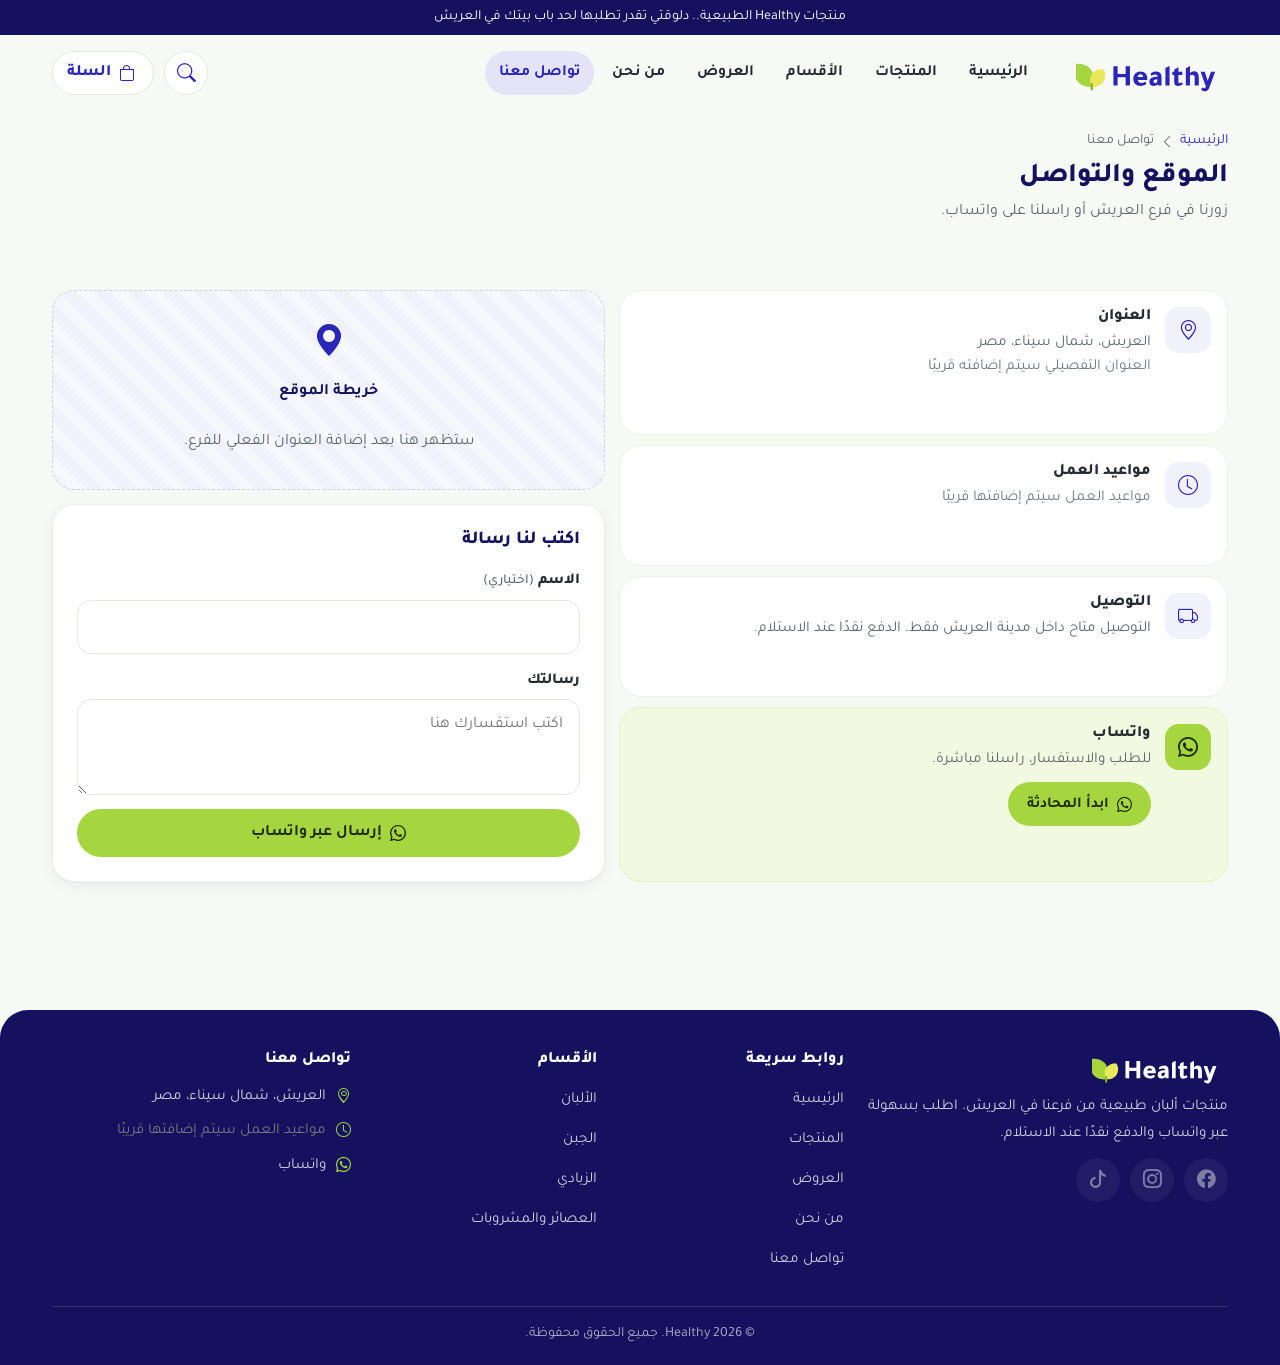
<file: contact.html>
<!DOCTYPE html>
<html lang="ar" dir="rtl">
<head>
<meta charset="utf-8">
<meta name="viewport" content="width=device-width, initial-scale=1, viewport-fit=cover">
<title>تواصل معنا | Healthy</title>
<meta name="description" content="عنوان فرع Healthy في العريش ومواعيد العمل وطرق التواصل عبر واتساب.">
<meta name="theme-color" content="#2926B8">
<meta property="og:type" content="website">
<meta property="og:locale" content="ar_EG">
<meta property="og:site_name" content="Healthy">
<meta property="og:title" content="تواصل معنا | Healthy">
<meta property="og:description" content="عنوان فرع Healthy في العريش ومواعيد العمل وطرق التواصل عبر واتساب.">
<!-- After deploying, change this to the full URL, e.g. https://your-domain.com/assets/images/banners/og-image.png -->
<meta property="og:image" content="assets/images/banners/og-image.png">
<meta name="twitter:card" content="summary_large_image">
<link rel="icon" type="image/svg+xml" href="assets/icons/favicon.svg">
<link rel="preload" href="assets/vendor/fonts/tajawal-arabic-800-normal.woff2" as="font" type="font/woff2" crossorigin>
<link rel="preload" href="assets/vendor/fonts/tajawal-arabic-400-normal.woff2" as="font" type="font/woff2" crossorigin>
<link rel="stylesheet" href="assets/vendor/bootstrap/bootstrap.rtl.min.css">
<link rel="stylesheet" href="assets/vendor/bootstrap-icons/bootstrap-icons.min.css">
<link rel="stylesheet" href="css/style.css">
<link rel="stylesheet" href="css/components.css">
<link rel="stylesheet" href="css/responsive.css">
<script>document.documentElement.classList.add('js')</script>
</head>
<body data-page="contact">
<a class="skip-link" href="#main">تخطَّ إلى المحتوى</a>
<!-- <div class="demo-strip" data-demo hidden>نسخة تجريبية: المنتجات والأسعار للعرض فقط</div> -->
<div class="announce" role="note"><p data-announce-text>منتجات Healthy الطبيعية.. دلوقتي تقدر تطلبها لحد باب بيتك في العريش</p></div>
<header class="site-header">
  <div class="container site-header__in">
    <a class="brand" href="index.html" aria-label="Healthy، الصفحة الرئيسية"><img src="assets/images/logo/logo.svg" alt="Healthy" width="120" height="30"></a>
    <nav class="nav-main" aria-label="القائمة الرئيسية"><a href="index.html" >الرئيسية</a><a href="products.html" >المنتجات</a><a href="index.html#categories" >الأقسام</a><a href="products.html?offers=1" data-offers-link>العروض</a><a href="about.html" >من نحن</a><a href="contact.html" aria-current="page" >تواصل معنا</a></nav>
    <div class="site-header__tools">
      <button class="icon-btn" type="button" data-open="search-panel" aria-label="بحث"><i class="bi bi-search" aria-hidden="true"></i></button>
      <a class="icon-btn cart-btn-wide" href="cart.html" data-cart-label aria-label="السلة"><i class="bi bi-bag" aria-hidden="true"></i><span class="d-none d-lg-inline">السلة</span><span class="cart-badge" data-cart-count hidden>0</span></a>
    </div>
  </div>
</header>
<main id="main">
<div class="container">
  <div class="page-head"><nav class="crumbs" aria-label="مسار الصفحة"><a href="index.html">الرئيسية</a><i class="bi bi-chevron-left" aria-hidden="true"></i><span>تواصل معنا</span></nav><h1>الموقع والتواصل</h1><p>زورنا في فرع العريش أو راسلنا على واتساب.</p></div>
  <section class="section section--tight" id="location"><div class="contact-split">
    <div class="info-grid">
      <div class="info-card"><span class="info-card__ic"><i class="bi bi-geo-alt" aria-hidden="true"></i></span><div><h3>العنوان</h3><p data-bind="address"></p><p data-bind="addressDetail"></p><a class="btn-b btn-b--outline" data-maps-link href="#"><i class="bi bi-map" aria-hidden="true"></i> افتح في الخريطة</a></div></div>
      <div class="info-card"><span class="info-card__ic"><i class="bi bi-clock" aria-hidden="true"></i></span><div><h3>مواعيد العمل</h3><p data-bind="hours"></p></div></div>
      <div class="info-card"><span class="info-card__ic"><i class="bi bi-truck" aria-hidden="true"></i></span><div><h3>التوصيل</h3><p>التوصيل متاح داخل مدينة العريش فقط. الدفع نقدًا عند الاستلام.</p></div></div>
      <div class="info-card info-card--wa"><span class="info-card__ic"><i class="bi bi-whatsapp" aria-hidden="true"></i></span><div><h3>واتساب</h3><p>للطلب والاستفسار، راسلنا مباشرة.</p><a class="btn-b btn-b--green" href="#" data-wa-link><i class="bi bi-whatsapp" aria-hidden="true"></i> ابدأ المحادثة</a></div></div>
    </div>
    <div style="display:grid;gap:14px;align-content:start">
      <div class="map-ph" data-maps-missing><i class="bi bi-geo-alt-fill" aria-hidden="true"></i><b>خريطة الموقع</b><span>ستظهر هنا بعد إضافة العنوان الفعلي للفرع.</span></div>
      <form class="panel" id="wa-form" novalidate><h2>اكتب لنا رسالة</h2>
        <div class="field"><label for="w-name">الاسم <span class="opt">(اختياري)</span></label><input class="input" id="w-name" name="name" type="text" autocomplete="name"></div>
        <div class="field"><label for="w-msg">رسالتك</label><textarea class="textarea" id="w-msg" name="message" placeholder="اكتب استفسارك هنا" required></textarea></div>
        <button class="btn-b btn-b--green btn-b--block" type="submit"><i class="bi bi-whatsapp" aria-hidden="true"></i> إرسال عبر واتساب</button></form>
    </div>
  </div></section>
</div></main>
<footer class="site-footer">
  <div class="container">
    <div class="footer-grid">
      <div class="footer-brand">
        <img src="assets/images/logo/logo-white.svg" alt="Healthy" width="136" height="34" loading="lazy">
        <p>منتجات ألبان طبيعية من فرعنا في العريش. اطلب بسهولة عبر واتساب والدفع نقدًا عند الاستلام.</p>
        <div class="social" aria-label="حسابات التواصل الاجتماعي">
          <span class="soc" data-social="facebook" aria-label="فيسبوك" title="قريبًا"><i class="bi bi-facebook" aria-hidden="true"></i></span>
          <span class="soc" data-social="instagram" aria-label="إنستجرام" title="قريبًا"><i class="bi bi-instagram" aria-hidden="true"></i></span>
          <span class="soc" data-social="tiktok" aria-label="تيك توك" title="قريبًا"><i class="bi bi-tiktok" aria-hidden="true"></i></span>
        </div>
      </div>
      <div><h3>روابط سريعة</h3><ul>
        <li><a href="index.html">الرئيسية</a></li><li><a href="products.html">المنتجات</a></li>
        <li><a href="products.html?offers=1" data-offers-link>العروض</a></li><li><a href="about.html">من نحن</a></li><li><a href="contact.html">تواصل معنا</a></li></ul></div>
      <div><h3>الأقسام</h3><ul><li><a href="products.html?cat=milk">الألبان</a></li><li><a href="products.html?cat=cheese">الجبن</a></li><li><a href="products.html?cat=yogurt">الزبادي</a></li><li><a href="products.html?cat=juice">العصائر والمشروبات</a></li></ul></div>
      <div class="footer-contact"><h3>تواصل معنا</h3><ul>
        <li><i class="bi bi-geo-alt" aria-hidden="true"></i><span><span data-bind="address">العريش، شمال سيناء، مصر</span></span></li>
        <li><i class="bi bi-clock" aria-hidden="true"></i><span data-bind="hours">مواعيد العمل سيتم إضافتها قريبًا</span></li>
        <li><i class="bi bi-whatsapp" aria-hidden="true"></i><a href="#" data-wa-link style="min-height:0;display:inline">واتساب</a></li></ul></div>
    </div>
    <p class="footer-bottom">© <span data-year>2026</span> Healthy. جميع الحقوق محفوظة.</p>
  </div>
</footer>
<div class="ov ov--sheet" id="categories-sheet" aria-hidden="true" role="dialog" aria-modal="true" aria-label="الأقسام">
  <button class="ov__scrim" type="button" data-close aria-label="إغلاق" tabindex="-1"></button>
  <div class="ov__panel"><div class="sheet-grab"></div><h2 class="sheet-title">تسوق حسب القسم</h2>
    <div class="cat-tiles"><a class="cat-tile" data-tint="milk" href="products.html?cat=milk"><img src="assets/images/categories/milk.svg" alt="" width="46" height="46"><span>الألبان</span></a><a class="cat-tile" data-tint="cheese" href="products.html?cat=cheese"><img src="assets/images/categories/cheese.svg" alt="" width="46" height="46"><span>الجبن</span></a><a class="cat-tile" data-tint="yogurt" href="products.html?cat=yogurt"><img src="assets/images/categories/yogurt.svg" alt="" width="46" height="46"><span>الزبادي</span></a><a class="cat-tile" data-tint="juice" href="products.html?cat=juice"><img src="assets/images/categories/juice.svg" alt="" width="46" height="46"><span>العصائر والمشروبات</span></a><a class="cat-tile cat-tile--all" href="products.html"><span>كل المنتجات</span><i class="bi bi-arrow-left" aria-hidden="true"></i></a></div></div>
</div>
<div class="ov ov--sheet" id="more-sheet" aria-hidden="true" role="dialog" aria-modal="true" aria-label="المزيد">
  <button class="ov__scrim" type="button" data-close aria-label="إغلاق" tabindex="-1"></button>
  <div class="ov__panel"><div class="sheet-grab"></div><h2 class="sheet-title">المزيد</h2>
    <div class="sheet-links">
      <a class="sheet-link" href="products.html?offers=1" data-offers-link><i class="bi bi-tag" aria-hidden="true"></i><span>العروض</span><i class="bi bi-chevron-left" aria-hidden="true"></i></a>
      <a class="sheet-link" href="about.html"><i class="bi bi-info-circle" aria-hidden="true"></i><span>من نحن</span><i class="bi bi-chevron-left" aria-hidden="true"></i></a>
      <a class="sheet-link" href="contact.html"><i class="bi bi-geo-alt" aria-hidden="true"></i><span>الموقع والتواصل</span><i class="bi bi-chevron-left" aria-hidden="true"></i></a>
      <a class="sheet-link sheet-link--wa" href="#" data-wa-link><i class="bi bi-whatsapp" aria-hidden="true"></i><span>راسلنا على واتساب</span><i class="bi bi-chevron-left" aria-hidden="true"></i></a>
    </div></div>
</div>
<div class="ov ov--search" id="search-panel" aria-hidden="true" role="dialog" aria-modal="true" aria-label="بحث عن منتج">
  <button class="ov__scrim" type="button" data-close aria-label="إغلاق" tabindex="-1"></button>
  <div class="ov__panel">
    <form class="search-form" action="products.html" method="get" role="search">
      <div class="search-field"><i class="bi bi-search" aria-hidden="true"></i><input id="search-input" data-autofocus type="search" name="q" placeholder="ابحث عن منتج، مثل: حليب أو جبنة" autocomplete="off" enterkeyhint="search" aria-label="ابحث عن منتج"></div>
      <button class="icon-btn" type="button" data-close aria-label="إغلاق البحث"><i class="bi bi-x-lg" aria-hidden="true"></i></button>
    </form>
    <div id="search-results" aria-live="polite"></div>
  </div>
</div>
<a class="cart-pill" id="cart-pill" href="cart.html" aria-hidden="true" tabindex="-1">
  <span class="cart-pill__ic"><i class="bi bi-bag-check" aria-hidden="true"></i></span>
  <span class="cart-pill__txt"><b>عرض السلة</b><small data-pill-items>0 منتج</small></span>
  <span class="cart-pill__tot" data-pill-total>0</span>
</a>
<nav class="bottom-nav" aria-label="التنقل السريع">
  <a class="bn-item" href="index.html"><i class="bi bi-house" aria-hidden="true"></i><span>الرئيسية</span></a>
  <button class="bn-item" type="button" data-open="categories-sheet"><i class="bi bi-grid-1x2" aria-hidden="true"></i><span>الأقسام</span></button>
  <a class="bn-item" href="cart.html" data-cart-label><i class="bi bi-bag" aria-hidden="true"></i><span>السلة</span><span class="cart-badge" data-cart-count hidden>0</span></a>
  <button class="bn-item" type="button" data-open="more-sheet"><i class="bi bi-three-dots" aria-hidden="true"></i><span>المزيد</span></button>
</nav>
<div id="sr-live" class="visually-hidden" aria-live="polite" aria-atomic="true"></div>
<script src="js/config.js" defer></script>
<script src="js/products.js" defer></script>
<script src="js/cart.js" defer></script>
<script src="js/main.js" defer></script>
</body>
</html>
</file>
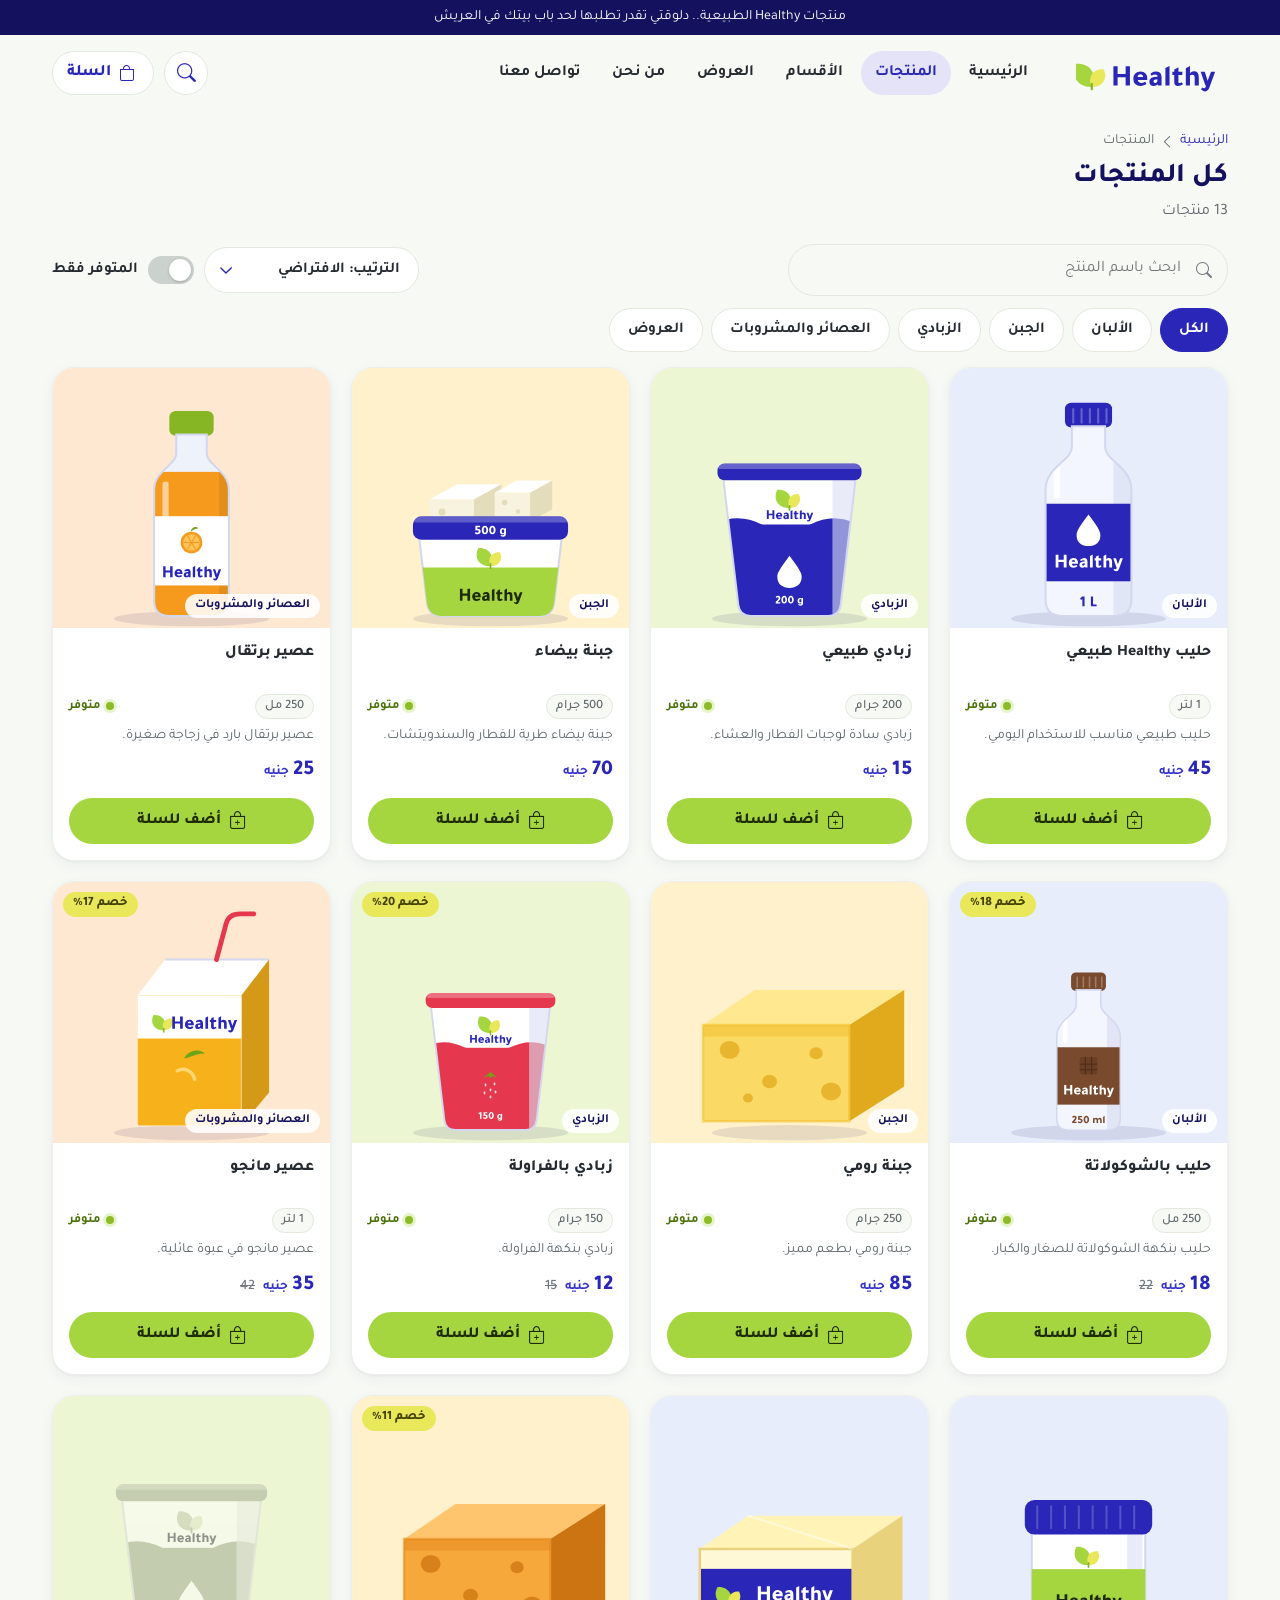
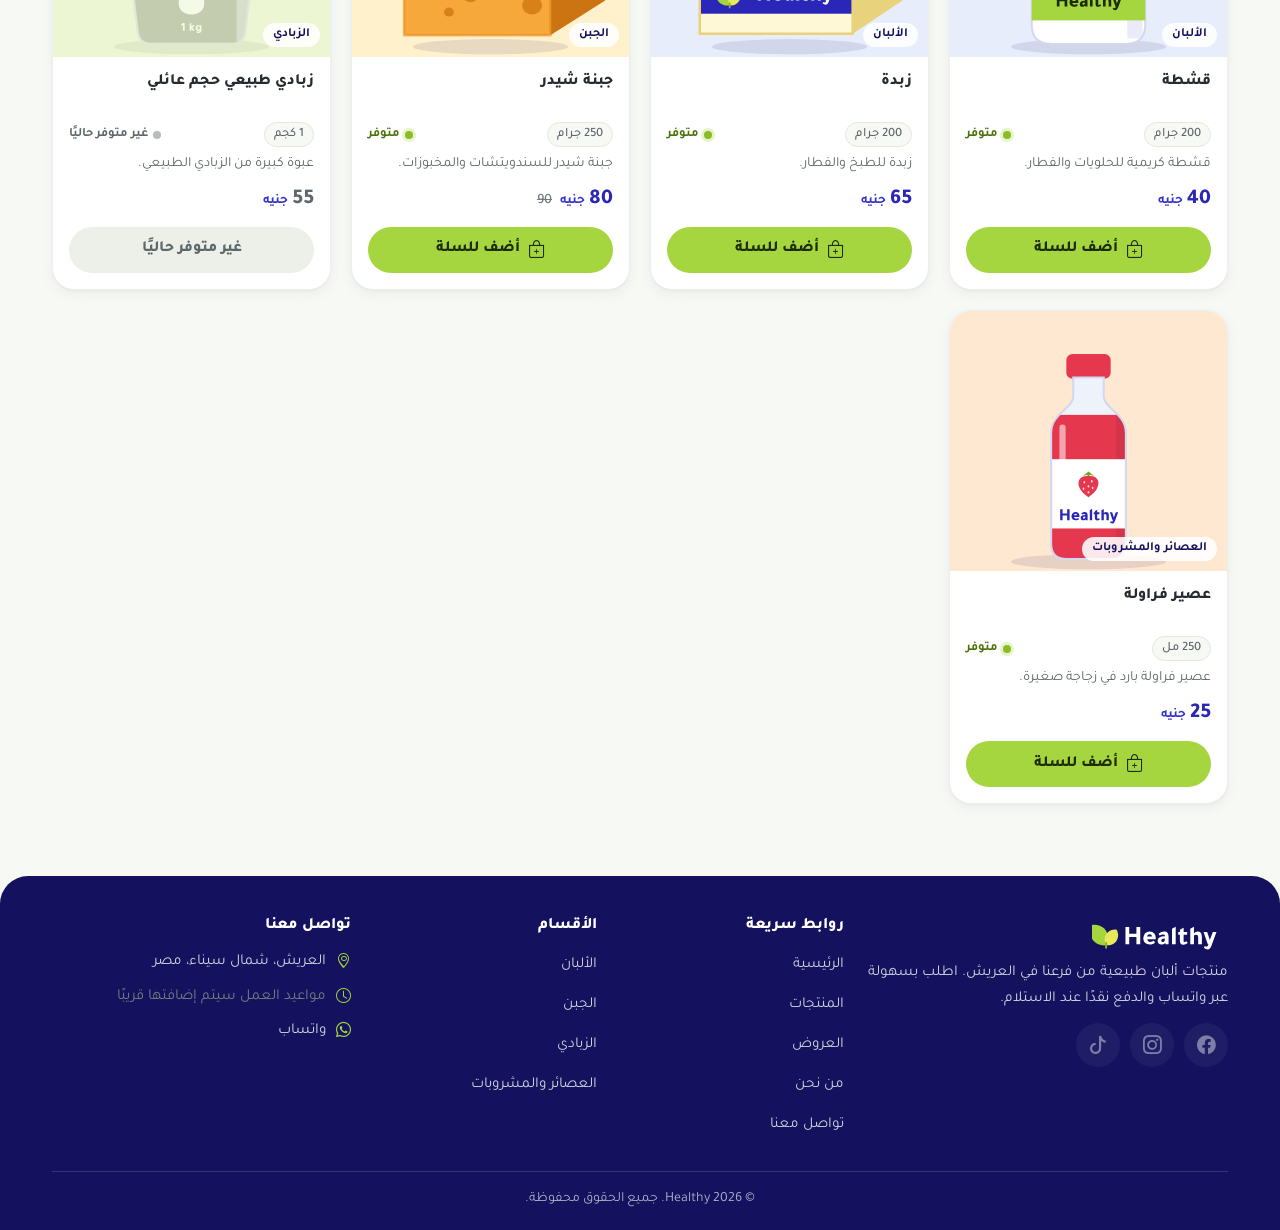
<file: products.html>
<!DOCTYPE html>
<html lang="ar" dir="rtl">
<head>
<meta charset="utf-8">
<meta name="viewport" content="width=device-width, initial-scale=1, viewport-fit=cover">
<title>المنتجات | Healthy</title>
<meta name="description" content="تصفح منتجات Healthy من الألبان والجبن والزبادي والعصائر، وابحث وفلتر وطلب بسهولة عبر واتساب داخل العريش.">
<meta name="theme-color" content="#2926B8">
<meta property="og:type" content="website">
<meta property="og:locale" content="ar_EG">
<meta property="og:site_name" content="Healthy">
<meta property="og:title" content="المنتجات | Healthy">
<meta property="og:description" content="تصفح منتجات Healthy من الألبان والجبن والزبادي والعصائر، وابحث وفلتر وطلب بسهولة عبر واتساب داخل العريش.">
<!-- After deploying, change this to the full URL, e.g. https://your-domain.com/assets/images/banners/og-image.png -->
<meta property="og:image" content="assets/images/banners/og-image.png">
<meta name="twitter:card" content="summary_large_image">
<link rel="icon" type="image/svg+xml" href="assets/icons/favicon.svg">
<link rel="preload" href="assets/vendor/fonts/tajawal-arabic-800-normal.woff2" as="font" type="font/woff2" crossorigin>
<link rel="preload" href="assets/vendor/fonts/tajawal-arabic-400-normal.woff2" as="font" type="font/woff2" crossorigin>
<link rel="stylesheet" href="assets/vendor/bootstrap/bootstrap.rtl.min.css">
<link rel="stylesheet" href="assets/vendor/bootstrap-icons/bootstrap-icons.min.css">
<link rel="stylesheet" href="css/style.css">
<link rel="stylesheet" href="css/components.css">
<link rel="stylesheet" href="css/responsive.css">
<script>document.documentElement.classList.add('js')</script>
</head>
<body data-page="products">
<a class="skip-link" href="#main">تخطَّ إلى المحتوى</a>
<!-- <div class="demo-strip" data-demo hidden>نسخة تجريبية: المنتجات والأسعار للعرض فقط</div> -->
<div class="announce" role="note"><p data-announce-text>منتجات Healthy الطبيعية.. دلوقتي تقدر تطلبها لحد باب بيتك في العريش</p></div>
<header class="site-header">
  <div class="container site-header__in">
    <a class="brand" href="index.html" aria-label="Healthy، الصفحة الرئيسية"><img src="assets/images/logo/logo.svg" alt="Healthy" width="120" height="30"></a>
    <nav class="nav-main" aria-label="القائمة الرئيسية"><a href="index.html" >الرئيسية</a><a href="products.html" aria-current="page" >المنتجات</a><a href="index.html#categories" >الأقسام</a><a href="products.html?offers=1" data-offers-link>العروض</a><a href="about.html" >من نحن</a><a href="contact.html" >تواصل معنا</a></nav>
    <div class="site-header__tools">
      <button class="icon-btn" type="button" data-open="search-panel" aria-label="بحث"><i class="bi bi-search" aria-hidden="true"></i></button>
      <a class="icon-btn cart-btn-wide" href="cart.html" data-cart-label aria-label="السلة"><i class="bi bi-bag" aria-hidden="true"></i><span class="d-none d-lg-inline">السلة</span><span class="cart-badge" data-cart-count hidden>0</span></a>
    </div>
  </div>
</header>
<main id="main">
<div class="container">
  <div class="page-head"><nav class="crumbs" aria-label="مسار الصفحة"><a href="index.html">الرئيسية</a><i class="bi bi-chevron-left" aria-hidden="true"></i><span>المنتجات</span></nav>
    <h1 id="f-title">كل المنتجات</h1><p id="f-count" aria-live="polite"></p></div>
  <form class="tools" id="f-form" role="search" action="products.html">
    <div class="tools__search"><i class="bi bi-search" aria-hidden="true"></i><input class="input-search" id="f-q" type="search" placeholder="ابحث باسم المنتج" autocomplete="off" aria-label="ابحث باسم المنتج"><button class="clear" id="f-q-clear" type="button" aria-label="مسح البحث" hidden><i class="bi bi-x-lg" aria-hidden="true"></i></button></div>
    <div class="tools__row">
      <select class="select" id="f-sort" aria-label="ترتيب المنتجات"><option value="default">الترتيب: الافتراضي</option><option value="price-asc">السعر: من الأقل للأعلى</option><option value="price-desc">السعر: من الأعلى للأقل</option></select>
      <label class="switch"><input type="checkbox" id="f-avail"><span class="switch__t" aria-hidden="true"></span><span>المتوفر فقط</span></label>
      <button class="link-btn" type="button" data-reset hidden><i class="bi bi-arrow-counterclockwise" aria-hidden="true"></i><span>مسح الفلاتر</span></button>
    </div>
    <div class="chips-bar"><div class="chips" id="f-chips" role="group" aria-label="الأقسام"></div></div>
  </form>
  <div class="p-grid" id="products-grid" style="margin-top:14px"></div>
  <div class="empty" id="f-empty" hidden>
    <div class="empty__ic"><i class="bi bi-search" aria-hidden="true"></i></div>
    <h2>مش لقينا منتجات مطابقة لبحثك.</h2><p>جرّب كلمة تانية أو شيل الفلاتر وشوف كل المنتجات.</p>
    <button class="btn-b btn-b--blue" type="button" data-reset>مسح الفلاتر</button>
  </div>
</div>
</main>
<footer class="site-footer">
  <div class="container">
    <div class="footer-grid">
      <div class="footer-brand">
        <img src="assets/images/logo/logo-white.svg" alt="Healthy" width="136" height="34" loading="lazy">
        <p>منتجات ألبان طبيعية من فرعنا في العريش. اطلب بسهولة عبر واتساب والدفع نقدًا عند الاستلام.</p>
        <div class="social" aria-label="حسابات التواصل الاجتماعي">
          <span class="soc" data-social="facebook" aria-label="فيسبوك" title="قريبًا"><i class="bi bi-facebook" aria-hidden="true"></i></span>
          <span class="soc" data-social="instagram" aria-label="إنستجرام" title="قريبًا"><i class="bi bi-instagram" aria-hidden="true"></i></span>
          <span class="soc" data-social="tiktok" aria-label="تيك توك" title="قريبًا"><i class="bi bi-tiktok" aria-hidden="true"></i></span>
        </div>
      </div>
      <div><h3>روابط سريعة</h3><ul>
        <li><a href="index.html">الرئيسية</a></li><li><a href="products.html">المنتجات</a></li>
        <li><a href="products.html?offers=1" data-offers-link>العروض</a></li><li><a href="about.html">من نحن</a></li><li><a href="contact.html">تواصل معنا</a></li></ul></div>
      <div><h3>الأقسام</h3><ul><li><a href="products.html?cat=milk">الألبان</a></li><li><a href="products.html?cat=cheese">الجبن</a></li><li><a href="products.html?cat=yogurt">الزبادي</a></li><li><a href="products.html?cat=juice">العصائر والمشروبات</a></li></ul></div>
      <div class="footer-contact"><h3>تواصل معنا</h3><ul>
        <li><i class="bi bi-geo-alt" aria-hidden="true"></i><span><span data-bind="address">العريش، شمال سيناء، مصر</span></span></li>
        <li><i class="bi bi-clock" aria-hidden="true"></i><span data-bind="hours">مواعيد العمل سيتم إضافتها قريبًا</span></li>
        <li><i class="bi bi-whatsapp" aria-hidden="true"></i><a href="#" data-wa-link style="min-height:0;display:inline">واتساب</a></li></ul></div>
    </div>
    <p class="footer-bottom">© <span data-year>2026</span> Healthy. جميع الحقوق محفوظة.</p>
  </div>
</footer>
<div class="ov ov--sheet" id="categories-sheet" aria-hidden="true" role="dialog" aria-modal="true" aria-label="الأقسام">
  <button class="ov__scrim" type="button" data-close aria-label="إغلاق" tabindex="-1"></button>
  <div class="ov__panel"><div class="sheet-grab"></div><h2 class="sheet-title">تسوق حسب القسم</h2>
    <div class="cat-tiles"><a class="cat-tile" data-tint="milk" href="products.html?cat=milk"><img src="assets/images/categories/milk.svg" alt="" width="46" height="46"><span>الألبان</span></a><a class="cat-tile" data-tint="cheese" href="products.html?cat=cheese"><img src="assets/images/categories/cheese.svg" alt="" width="46" height="46"><span>الجبن</span></a><a class="cat-tile" data-tint="yogurt" href="products.html?cat=yogurt"><img src="assets/images/categories/yogurt.svg" alt="" width="46" height="46"><span>الزبادي</span></a><a class="cat-tile" data-tint="juice" href="products.html?cat=juice"><img src="assets/images/categories/juice.svg" alt="" width="46" height="46"><span>العصائر والمشروبات</span></a><a class="cat-tile cat-tile--all" href="products.html"><span>كل المنتجات</span><i class="bi bi-arrow-left" aria-hidden="true"></i></a></div></div>
</div>
<div class="ov ov--sheet" id="more-sheet" aria-hidden="true" role="dialog" aria-modal="true" aria-label="المزيد">
  <button class="ov__scrim" type="button" data-close aria-label="إغلاق" tabindex="-1"></button>
  <div class="ov__panel"><div class="sheet-grab"></div><h2 class="sheet-title">المزيد</h2>
    <div class="sheet-links">
      <a class="sheet-link" href="products.html?offers=1" data-offers-link><i class="bi bi-tag" aria-hidden="true"></i><span>العروض</span><i class="bi bi-chevron-left" aria-hidden="true"></i></a>
      <a class="sheet-link" href="about.html"><i class="bi bi-info-circle" aria-hidden="true"></i><span>من نحن</span><i class="bi bi-chevron-left" aria-hidden="true"></i></a>
      <a class="sheet-link" href="contact.html"><i class="bi bi-geo-alt" aria-hidden="true"></i><span>الموقع والتواصل</span><i class="bi bi-chevron-left" aria-hidden="true"></i></a>
      <a class="sheet-link sheet-link--wa" href="#" data-wa-link><i class="bi bi-whatsapp" aria-hidden="true"></i><span>راسلنا على واتساب</span><i class="bi bi-chevron-left" aria-hidden="true"></i></a>
    </div></div>
</div>
<div class="ov ov--search" id="search-panel" aria-hidden="true" role="dialog" aria-modal="true" aria-label="بحث عن منتج">
  <button class="ov__scrim" type="button" data-close aria-label="إغلاق" tabindex="-1"></button>
  <div class="ov__panel">
    <form class="search-form" action="products.html" method="get" role="search">
      <div class="search-field"><i class="bi bi-search" aria-hidden="true"></i><input id="search-input" data-autofocus type="search" name="q" placeholder="ابحث عن منتج، مثل: حليب أو جبنة" autocomplete="off" enterkeyhint="search" aria-label="ابحث عن منتج"></div>
      <button class="icon-btn" type="button" data-close aria-label="إغلاق البحث"><i class="bi bi-x-lg" aria-hidden="true"></i></button>
    </form>
    <div id="search-results" aria-live="polite"></div>
  </div>
</div>
<a class="cart-pill" id="cart-pill" href="cart.html" aria-hidden="true" tabindex="-1">
  <span class="cart-pill__ic"><i class="bi bi-bag-check" aria-hidden="true"></i></span>
  <span class="cart-pill__txt"><b>عرض السلة</b><small data-pill-items>0 منتج</small></span>
  <span class="cart-pill__tot" data-pill-total>0</span>
</a>
<nav class="bottom-nav" aria-label="التنقل السريع">
  <a class="bn-item" href="index.html"><i class="bi bi-house" aria-hidden="true"></i><span>الرئيسية</span></a>
  <button class="bn-item" type="button" data-open="categories-sheet"><i class="bi bi-grid-1x2" aria-hidden="true"></i><span>الأقسام</span></button>
  <a class="bn-item" href="cart.html" data-cart-label><i class="bi bi-bag" aria-hidden="true"></i><span>السلة</span><span class="cart-badge" data-cart-count hidden>0</span></a>
  <button class="bn-item" type="button" data-open="more-sheet"><i class="bi bi-three-dots" aria-hidden="true"></i><span>المزيد</span></button>
</nav>
<div id="sr-live" class="visually-hidden" aria-live="polite" aria-atomic="true"></div>
<script src="js/config.js" defer></script>
<script src="js/products.js" defer></script>
<script src="js/cart.js" defer></script>
<script src="js/main.js" defer></script>
<script src="js/filters.js" defer></script>
</body>
</html>
</file>
<file: css/style.css>
/* ==========================================================================
   Healthy — design tokens, fonts, base, layout primitives
   ========================================================================== */
@font-face{font-family:Tajawal;font-weight:400;font-display:swap;src:url(../assets/vendor/fonts/tajawal-arabic-400-normal.woff2) format("woff2");unicode-range:U+0600-06FF,U+0750-077F,U+0870-088E,U+0890-0891,U+0898-08E1,U+08E3-08FF,U+200C-200E,U+2010-2011,U+204F,U+2E41,U+FB50-FDFF,U+FE70-FE74,U+FE76-FEFC}
@font-face{font-family:Tajawal;font-weight:500;font-display:swap;src:url(../assets/vendor/fonts/tajawal-arabic-500-normal.woff2) format("woff2");unicode-range:U+0600-06FF,U+0750-077F,U+0870-088E,U+0890-0891,U+0898-08E1,U+08E3-08FF,U+200C-200E,U+2010-2011,U+204F,U+2E41,U+FB50-FDFF,U+FE70-FE74,U+FE76-FEFC}
@font-face{font-family:Tajawal;font-weight:700;font-display:swap;src:url(../assets/vendor/fonts/tajawal-arabic-700-normal.woff2) format("woff2");unicode-range:U+0600-06FF,U+0750-077F,U+0870-088E,U+0890-0891,U+0898-08E1,U+08E3-08FF,U+200C-200E,U+2010-2011,U+204F,U+2E41,U+FB50-FDFF,U+FE70-FE74,U+FE76-FEFC}
@font-face{font-family:Tajawal;font-weight:800;font-display:swap;src:url(../assets/vendor/fonts/tajawal-arabic-800-normal.woff2) format("woff2");unicode-range:U+0600-06FF,U+0750-077F,U+0870-088E,U+0890-0891,U+0898-08E1,U+08E3-08FF,U+200C-200E,U+2010-2011,U+204F,U+2E41,U+FB50-FDFF,U+FE70-FE74,U+FE76-FEFC}
@font-face{font-family:Tajawal;font-weight:400;font-display:swap;src:url(../assets/vendor/fonts/tajawal-latin-400-normal.woff2) format("woff2");unicode-range:U+0000-00FF,U+0131,U+0152-0153,U+02BB-02BC,U+02C6,U+02DA,U+02DC,U+2000-206F,U+2074,U+20AC,U+2122,U+2191,U+2193,U+2212,U+2215,U+FEFF,U+FFFD}
@font-face{font-family:Tajawal;font-weight:500;font-display:swap;src:url(../assets/vendor/fonts/tajawal-latin-500-normal.woff2) format("woff2");unicode-range:U+0000-00FF,U+0131,U+0152-0153,U+02BB-02BC,U+02C6,U+02DA,U+02DC,U+2000-206F,U+2074,U+20AC,U+2122,U+2191,U+2193,U+2212,U+2215,U+FEFF,U+FFFD}
@font-face{font-family:Tajawal;font-weight:700;font-display:swap;src:url(../assets/vendor/fonts/tajawal-latin-700-normal.woff2) format("woff2");unicode-range:U+0000-00FF,U+0131,U+0152-0153,U+02BB-02BC,U+02C6,U+02DA,U+02DC,U+2000-206F,U+2074,U+20AC,U+2122,U+2191,U+2193,U+2212,U+2215,U+FEFF,U+FFFD}
@font-face{font-family:Tajawal;font-weight:800;font-display:swap;src:url(../assets/vendor/fonts/tajawal-latin-800-normal.woff2) format("woff2");unicode-range:U+0000-00FF,U+0131,U+0152-0153,U+02BB-02BC,U+02C6,U+02DA,U+02DC,U+2000-206F,U+2074,U+20AC,U+2122,U+2191,U+2193,U+2212,U+2215,U+FEFF,U+FFFD}

:root{
  /* brand */
  --blue:#2926B8; --blue-600:#3633CC; --blue-700:#1F1D91; --blue-900:#14125E;
  --blue-50:#F1F1FC; --blue-100:#E4E3F8; --blue-200:#CFCDF1;
  --green:#A5D63F; --green-600:#8DBB27; --green-50:#F2F9E1; --green-100:#E4F2BF; --green-ink:#1D2C03; --green-text:#4A7208;
  --yellow:#E9E85B; --yellow-50:#FBFBDB; --yellow-ink:#454300;
  /* neutrals */
  --bg:#F7F9F5; --surface:#FFFFFF; --ink:#252B31; --muted:#5E676C; --muted-2:#737B80;
  --line:#E3E8DF; --line-2:#EDF0E9; --danger:#BE3535; --danger-50:#FCEDED;
  /* category tints */
  --tint-milk:#E8EDFC; --tint-cheese:#FFF1CC; --tint-yogurt:#ECF6D2; --tint-juice:#FFE8D1;
  /* shape + depth */
  --r-sm:10px; --r-md:16px; --r-lg:22px; --r-xl:32px; --r-pill:999px;
  --sh-1:0 1px 2px rgba(20,18,94,.04),0 4px 14px rgba(20,18,94,.05);
  --sh-2:0 2px 4px rgba(20,18,94,.05),0 14px 32px rgba(20,18,94,.10);
  --ease:cubic-bezier(.22,.7,.2,1); --t-fast:.16s; --t:.3s;
  /* layout */
  --header-h:60px; --bnav-h:64px; --safe-b:env(safe-area-inset-bottom,0px);
  --bs-body-font-family:Tajawal,"IBM Plex Sans Arabic","Segoe UI",Tahoma,system-ui,sans-serif;
  --bs-body-bg:var(--bg); --bs-body-color:var(--ink); --bs-body-font-size:1rem; --bs-body-line-height:1.7;
}
*,*::before,*::after{-webkit-tap-highlight-color:transparent}
html{scroll-behavior:smooth;scroll-padding-top:calc(var(--header-h) + 16px);-webkit-text-size-adjust:100%}
body{font-family:var(--bs-body-font-family);background:var(--bg);color:var(--ink);font-size:1rem;line-height:1.7;
  text-rendering:optimizeLegibility;-webkit-font-smoothing:antialiased;overflow-x:hidden;
  padding-bottom:calc(var(--bnav-h) + var(--safe-b))}
body.no-scroll{overflow:hidden}
img{max-width:100%;height:auto;display:block}
a{color:var(--blue);text-decoration:none}
a:hover{color:var(--blue-700)}
h1,h2,h3,h4{font-weight:800;line-height:1.35;color:var(--blue-900);margin:0}
p{margin:0}
button{font-family:inherit}
ul{list-style:none;margin:0;padding:0}
:focus-visible{outline:3px solid rgba(41,38,184,.5);outline-offset:2px;border-radius:6px}
.skip-link{position:absolute;inset-inline-start:12px;top:-60px;z-index:300;background:var(--blue);color:#fff;padding:10px 16px;border-radius:12px;font-weight:700}
.skip-link:focus{top:12px;color:#fff}
[hidden]{display:none!important}

/* layout primitives */
.container{--bs-gutter-x:0;padding-inline:16px;max-width:1240px}
.section{padding-block:36px}
.section--tight{padding-block:20px}
.section-head{display:flex;align-items:flex-end;justify-content:space-between;gap:16px;margin-bottom:18px}
.section-head h2{font-size:1.5rem}
.section-head p{color:var(--muted);font-size:.97rem;margin-top:2px}
.more-link{display:inline-flex;align-items:center;gap:6px;font-weight:700;font-size:.95rem;white-space:nowrap;min-height:44px}
.more-link i{transition:transform var(--t-fast) var(--ease)}
.more-link:hover i{transform:translateX(-3px)}
.eyebrow{display:inline-flex;align-items:center;gap:6px;font-size:.85rem;font-weight:700;color:var(--green-text);background:var(--green-50);padding:4px 12px;border-radius:var(--r-pill)}

/* buttons */
.btn-b{display:inline-flex;align-items:center;justify-content:center;gap:8px;min-height:48px;padding:0 24px;border-radius:var(--r-pill);
  font-weight:700;font-size:1rem;border:1.5px solid transparent;cursor:pointer;text-decoration:none;line-height:1;
  transition:background var(--t-fast),transform var(--t-fast),box-shadow var(--t-fast),border-color var(--t-fast),color var(--t-fast)}
.btn-b:active{transform:scale(.97)}
.btn-b[disabled]{opacity:.5;cursor:not-allowed;transform:none}
.btn-b--green{background:var(--green);color:var(--green-ink)}
.btn-b--green:hover{background:var(--green-600);color:var(--green-ink)}
.btn-b--blue{background:var(--blue);color:#fff}
.btn-b--blue:hover{background:var(--blue-700);color:#fff}
.btn-b--outline{background:transparent;border-color:var(--blue-200);color:var(--blue)}
.btn-b--outline:hover{background:var(--blue-50);color:var(--blue-700)}
.btn-b--ghost-light{background:rgba(255,255,255,.08);border-color:rgba(255,255,255,.4);color:#fff}
.btn-b--ghost-light:hover{background:rgba(255,255,255,.18);color:#fff}
.btn-b--lg{min-height:56px;font-size:1.05rem}
.btn-b--block{width:100%}
.link-btn{display:inline-flex;align-items:center;gap:6px;background:none;border:0;color:var(--muted);font-weight:500;font-size:.9rem;min-height:44px;padding:0 6px;cursor:pointer}
.link-btn:hover{color:var(--danger)}
.is-placeholder{color:var(--muted-2)!important;font-style:normal}
.visually-hidden-focusable{position:absolute;left:-9999px}
</file>
<file: css/components.css>
/* ==========================================================================
   Healthy — components (mobile-first)
   ========================================================================== */

/* ---------- demo strip + announcement ---------- */
.demo-strip{background:var(--yellow);color:var(--yellow-ink);font-size:.82rem;font-weight:700;text-align:center;padding:4px 12px;line-height:1.5}
.announce{background:var(--blue-900);color:#fff;font-size:.88rem;text-align:center;padding:7px 16px;line-height:1.5}
.announce p{max-width:1240px;margin:auto}

/* ---------- header ---------- */
.site-header{position:sticky;top:0;z-index:60;background:rgba(247,249,245,.88);-webkit-backdrop-filter:saturate(1.5) blur(14px);backdrop-filter:saturate(1.5) blur(14px);
  border-bottom:1px solid transparent;transition:border-color var(--t),box-shadow var(--t),background var(--t)}
.site-header.is-scrolled{border-bottom-color:var(--line);box-shadow:0 6px 24px rgba(20,18,94,.06);background:rgba(255,255,255,.92)}
.site-header__in{height:var(--header-h);display:flex;align-items:center;gap:8px}
.brand{display:inline-flex;align-items:center;margin-inline-end:auto;min-height:44px}
.brand img{height:30px;width:auto}
.nav-main{display:none}
.icon-btn{position:relative;display:inline-grid;place-items:center;width:44px;height:44px;border-radius:50%;background:#fff;border:1px solid var(--line);color:var(--blue);font-size:1.18rem;cursor:pointer;
  transition:background var(--t-fast),transform var(--t-fast),border-color var(--t-fast)}
.icon-btn:hover{background:var(--blue-50);color:var(--blue);border-color:var(--blue-200)}
.icon-btn:active{transform:scale(.94)}
.cart-badge{position:absolute;top:-4px;inset-inline-end:-4px;min-width:21px;height:21px;padding:0 5px;border-radius:var(--r-pill);background:var(--green);color:var(--green-ink);
  font-size:.75rem;font-weight:800;line-height:21px;text-align:center;border:2px solid var(--bg)}
.cart-badge.bump{animation:bump .45s var(--ease)}
@keyframes bump{0%{transform:scale(1)}40%{transform:scale(1.45)}100%{transform:scale(1)}}

/* ---------- bottom nav (mobile) ---------- */
.bottom-nav{position:fixed;inset-inline:0;bottom:0;z-index:70;height:calc(var(--bnav-h) + var(--safe-b));padding-bottom:var(--safe-b);
  display:grid;grid-template-columns:repeat(4,1fr);background:rgba(255,255,255,.94);-webkit-backdrop-filter:blur(14px);backdrop-filter:blur(14px);border-top:1px solid var(--line)}
.bn-item{position:relative;display:flex;flex-direction:column;align-items:center;justify-content:center;gap:2px;color:var(--muted);font-size:.78rem;font-weight:700;background:none;border:0;cursor:pointer;text-decoration:none;min-height:48px}
.bn-item i{font-size:1.35rem;line-height:1;display:grid;place-items:center;width:52px;height:30px;border-radius:var(--r-pill);transition:background var(--t),color var(--t)}
.bn-item[aria-current="page"]{color:var(--blue)}
.bn-item[aria-current="page"] i{background:var(--blue-100)}
.bn-item:hover{color:var(--blue)}
.bn-item .cart-badge{top:2px;inset-inline-end:calc(50% - 30px);border-color:#fff}
body.page-cart .bottom-nav{display:none}

/* ---------- floating cart pill (mobile) ---------- */
.cart-pill{position:fixed;inset-inline:14px;bottom:calc(var(--bnav-h) + var(--safe-b) + 12px);z-index:65;display:flex;align-items:center;gap:12px;
  min-height:54px;padding:8px 10px 8px 18px;border-radius:18px;background:var(--blue);color:#fff;box-shadow:0 10px 30px rgba(20,18,94,.35);
  transform:translateY(140%);opacity:0;pointer-events:none;transition:transform .4s var(--ease),opacity .3s}
.cart-pill.is-on{transform:none;opacity:1;pointer-events:auto}
.cart-pill:hover{color:#fff;background:var(--blue-700)}
.cart-pill__ic{display:grid;place-items:center;width:38px;height:38px;border-radius:12px;background:rgba(255,255,255,.14);font-size:1.15rem}
.cart-pill__txt{display:flex;flex-direction:column;line-height:1.3;margin-inline-end:auto}
.cart-pill__txt b{font-size:.98rem}
.cart-pill__txt small{opacity:.85;font-size:.82rem}
.cart-pill__tot{font-weight:800;font-size:1.02rem;background:var(--green);color:var(--green-ink);padding:8px 14px;border-radius:12px}

/* ---------- toast ---------- */
.toast{position:fixed;top:calc(env(safe-area-inset-top,0px) + 12px);inset-inline:14px;margin-inline:auto;max-width:420px;z-index:200;display:flex;align-items:center;justify-content:space-between;gap:14px;
  background:var(--ink);color:#fff;padding:12px 16px;border-radius:16px;box-shadow:var(--sh-2);font-size:.95rem;font-weight:500;
  transform:translateY(-140%);opacity:0;pointer-events:none;transition:transform .4s var(--ease),opacity .25s}
.toast.is-on{transform:none;opacity:1;pointer-events:auto}
.toast__act{background:none;border:0;color:var(--green);font-weight:800;font-size:.95rem;min-height:36px;padding:0 4px;cursor:pointer}

/* ---------- overlays: sheets + search ---------- */
.ov{position:fixed;inset:0;z-index:150;visibility:hidden;transition:visibility 0s .35s}
.ov.is-open{visibility:visible;transition-delay:0s}
.ov__scrim{position:absolute;inset:0;background:rgba(20,18,94,.5);opacity:0;transition:opacity .3s;border:0;width:100%;cursor:default}
.ov.is-open .ov__scrim{opacity:1}
.ov__panel{position:absolute;inset-inline:0;background:#fff;box-shadow:var(--sh-2);transition:transform .38s var(--ease)}
.ov--sheet .ov__panel{bottom:0;border-radius:26px 26px 0 0;padding:10px 18px calc(22px + var(--safe-b));max-height:86vh;overflow:auto;transform:translateY(105%)}
.ov--sheet.is-open .ov__panel{transform:none}
.sheet-grab{width:44px;height:5px;border-radius:5px;background:var(--line);margin:0 auto 14px}
.sheet-title{font-size:1.2rem;margin-bottom:12px}
.cat-tiles{display:grid;grid-template-columns:1fr 1fr;gap:10px}
.cat-tile{display:flex;align-items:center;gap:10px;padding:10px;border-radius:var(--r-md);background:var(--bg);border:1px solid var(--line-2);color:var(--ink);font-weight:700;min-height:64px;line-height:1.35}
.cat-tile img{width:46px;height:46px;object-fit:contain;border-radius:12px;padding:4px;flex:none}
.cat-tile[data-tint="milk"] img{background:var(--tint-milk)}.cat-tile[data-tint="cheese"] img{background:var(--tint-cheese)}
.cat-tile[data-tint="yogurt"] img{background:var(--tint-yogurt)}.cat-tile[data-tint="juice"] img{background:var(--tint-juice)}
.cat-tile--all{grid-column:1/-1;background:var(--blue);color:#fff;justify-content:space-between;padding:0 18px}
.cat-tile--all:hover{color:#fff;background:var(--blue-700)}
.sheet-links{display:grid;gap:4px}
.sheet-link{display:flex;align-items:center;gap:14px;min-height:54px;padding:0 6px;color:var(--ink);font-weight:700;border-radius:14px}
.sheet-link:hover{background:var(--blue-50);color:var(--blue)}
.sheet-link i:first-child{display:grid;place-items:center;width:40px;height:40px;border-radius:12px;background:var(--blue-50);color:var(--blue);font-size:1.15rem}
.sheet-link i:last-child{margin-inline-start:auto;color:var(--muted-2)}
.sheet-link--wa i:first-child{background:var(--green-100);color:var(--green-text)}

.ov--search .ov__panel{top:0;border-radius:0 0 26px 26px;padding:calc(env(safe-area-inset-top,0px) + 14px) 16px 18px;max-height:88vh;overflow:auto;transform:translateY(-105%)}
.ov--search.is-open .ov__panel{transform:none}
.search-form{display:flex;align-items:center;gap:8px}
.search-field{position:relative;flex:1}
.search-field i{position:absolute;inset-inline-start:16px;top:50%;transform:translateY(-50%);color:var(--muted-2);font-size:1.05rem;pointer-events:none}
.search-field input,.input-search{width:100%;height:52px;border-radius:var(--r-pill);border:1.5px solid var(--line);background:var(--bg);padding:0 46px;font-size:1rem;font-family:inherit;color:var(--ink);-webkit-appearance:none;appearance:none}
.search-field input:focus,.input-search:focus{outline:none;border-color:var(--blue);background:#fff;box-shadow:0 0 0 4px rgba(41,38,184,.12)}
.search-title{font-weight:800;color:var(--blue-900);margin:16px 0 6px}
.search-row{display:flex;align-items:center;gap:12px;padding:10px 0;border-bottom:1px solid var(--line-2)}
.search-row:last-child{border:0}
.search-row__img{flex:none;width:56px;height:56px;border-radius:14px;display:grid;place-items:center;background:var(--tint-milk)}
.search-row[data-tint="cheese"] .search-row__img{background:var(--tint-cheese)}.search-row[data-tint="yogurt"] .search-row__img{background:var(--tint-yogurt)}.search-row[data-tint="juice"] .search-row__img{background:var(--tint-juice)}
.search-row__img img{width:46px;height:46px;object-fit:contain}
.search-row__txt{flex:1;min-width:0;display:flex;flex-direction:column;line-height:1.4}
.search-row__txt b{font-size:.98rem;color:var(--ink)}
.search-row__txt small{color:var(--muted);font-size:.85rem}
.search-empty{padding:28px 8px;text-align:center;color:var(--muted)}
.search-all{display:flex;justify-content:center;align-items:center;min-height:48px;margin-top:8px;font-weight:800}

/* ---------- hero ---------- */
.hero{padding-top:6px}
.hero__panel{position:relative;overflow:hidden;background:var(--blue);color:#fff;border-radius:28px;padding:22px 20px 0;display:grid;gap:4px;isolation:isolate}
.hero__panel::before{content:"";position:absolute;z-index:-1;width:140%;aspect-ratio:1;inset-inline-start:-20%;bottom:-78%;border-radius:50%;background:rgba(255,255,255,.07)}
.hero__panel::after{content:"";position:absolute;z-index:-1;width:64px;height:64px;inset-inline-end:-20px;top:-20px;border-radius:50%;background:var(--yellow)}
.hero__eyebrow{display:inline-flex;align-items:center;gap:6px;width:max-content;max-width:100%;padding:3px 12px;border-radius:var(--r-pill);background:rgba(255,255,255,.13);color:#E8E9FF;font-size:.85rem;font-weight:700}
.hero h1{color:#fff;font-size:clamp(1.95rem,8.4vw,3.6rem);line-height:1.28;margin-top:12px;max-width:12em}
.hero h1 em{font-style:normal;color:var(--green)}
.hero__lead{color:rgba(255,255,255,.86);font-size:1rem;line-height:1.75;margin-top:10px;max-width:34em}
.hero__cta{display:flex;gap:10px;margin-top:18px}
.hero__cta .btn-b{flex:1;padding:0 12px;min-height:50px}
.hero__stage{position:relative;aspect-ratio:1.4/1;margin-top:6px;width:100%}
.hero__stage::before{content:"";position:absolute;inset-inline:6%;bottom:-34%;aspect-ratio:1;border-radius:50%;background:#4A47D6;opacity:.55}
.hero__stage img{position:absolute;height:auto;filter:drop-shadow(0 10px 14px rgba(10,8,70,.22))}
.hs-yogurt{width:33%;inset-inline-start:-1%;bottom:0;z-index:1}
.hs-milk{width:46%;inset-inline-start:19%;bottom:-3%;z-index:2}
.hs-juice{width:28%;inset-inline-end:5%;bottom:17%;z-index:1}
.hs-cheese{width:38%;inset-inline-end:-2%;bottom:-11%;z-index:3;transform:rotate(-3deg)}
.hero__chip{display:none}

/* trust row */
.trust{display:grid;grid-template-columns:repeat(3,1fr);gap:8px;margin-top:14px}
.trust__i{display:flex;flex-direction:column;align-items:center;text-align:center;gap:4px;padding:12px 6px;background:#fff;border:1px solid var(--line-2);border-radius:var(--r-md);font-size:.84rem;font-weight:700;line-height:1.35;color:var(--ink)}
.trust__i i{font-size:1.3rem;color:var(--blue)}

/* ---------- categories ---------- */
.cat-grid{display:grid;grid-template-columns:repeat(2,1fr);gap:12px}
.cat-card{position:relative;display:flex;flex-direction:column;border-radius:var(--r-lg);background:#fff;border:1px solid var(--line-2);overflow:hidden;color:var(--ink);transition:transform var(--t) var(--ease),box-shadow var(--t),border-color var(--t)}
.cat-card__img{height:118px;display:flex;align-items:flex-end;justify-content:center;background:var(--tint-milk);overflow:hidden;padding-top:8px}
.cat-card[data-tint="cheese"] .cat-card__img{background:var(--tint-cheese)}.cat-card[data-tint="yogurt"] .cat-card__img{background:var(--tint-yogurt)}.cat-card[data-tint="juice"] .cat-card__img{background:var(--tint-juice)}
.cat-card__img img{height:100%;width:auto;max-width:100%;object-fit:contain;transition:transform .5s var(--ease)}
.cat-card__body{display:flex;align-items:center;justify-content:space-between;gap:8px;padding:10px 14px 12px}
.cat-card h3{font-size:1rem;line-height:1.35;color:var(--ink)}
.cat-card small{display:block;color:var(--muted);font-size:.84rem;font-weight:500;line-height:1.4}
.cat-card__go{flex:none;display:grid;place-items:center;width:34px;height:34px;border-radius:50%;background:var(--blue-50);color:var(--blue);transition:background var(--t-fast),color var(--t-fast),transform var(--t)}

/* ---------- product card ---------- */
.p-grid{display:grid;grid-template-columns:repeat(2,minmax(0,1fr));gap:12px}
.p-card{display:flex;flex-direction:column;background:var(--surface);border:1px solid var(--line-2);border-radius:var(--r-lg);overflow:hidden;box-shadow:var(--sh-1);transition:transform var(--t) var(--ease),box-shadow var(--t),border-color var(--t)}
.p-card__media{position:relative;aspect-ratio:1/.94;display:grid;place-items:center;background:var(--tint-milk);overflow:hidden}
.p-card[data-tint="cheese"] .p-card__media{background:var(--tint-cheese)}.p-card[data-tint="yogurt"] .p-card__media{background:var(--tint-yogurt)}.p-card[data-tint="juice"] .p-card__media{background:var(--tint-juice)}
.p-card__media img{width:100%;height:100%;object-fit:contain;margin-top:0;transition:transform .55s var(--ease)}
.badge-cat{position:absolute;bottom:10px;inset-inline-start:10px;max-width:calc(100% - 20px);white-space:nowrap;overflow:hidden;text-overflow:ellipsis;background:rgba(255,255,255,.88);color:var(--blue-900);font-size:.78rem;font-weight:700;padding:2px 10px;border-radius:var(--r-pill);line-height:1.6}
.badge-sale{position:absolute;top:10px;inset-inline-end:10px;background:var(--yellow);color:var(--yellow-ink);font-size:.8rem;font-weight:800;padding:2px 10px;border-radius:var(--r-pill);line-height:1.6}
.p-card__body{display:flex;flex-direction:column;gap:6px;padding:12px 12px 12px;flex:1}
.p-card__name{font-size:.98rem;line-height:1.45;font-weight:800;color:var(--ink);min-height:2.9em;display:-webkit-box;-webkit-line-clamp:2;-webkit-box-orient:vertical;overflow:hidden}
.p-card__meta{display:flex;align-items:center;justify-content:space-between;gap:6px;flex-wrap:wrap}
.chip-size{font-size:.8rem;font-weight:500;color:var(--muted);background:var(--bg);border:1px solid var(--line);padding:0 9px;border-radius:var(--r-pill);line-height:1.8}
.stock{display:inline-flex;align-items:center;gap:5px;font-size:.8rem;font-weight:700;line-height:1.8}
.stock i{width:8px;height:8px;border-radius:50%;background:var(--green-600);box-shadow:0 0 0 3px rgba(165,214,63,.28)}
.stock--in{color:var(--green-text)}
.stock--out{color:var(--muted)}.stock--out i{background:#B5BBBE;box-shadow:none}
.p-card__desc{display:none;color:var(--muted);font-size:.88rem;line-height:1.6}
.p-card__foot{margin-top:auto;display:flex;flex-direction:column;gap:10px;padding-top:6px}
.price-row{display:flex;align-items:baseline;gap:8px;flex-wrap:wrap;min-height:1.8em}
.price{color:var(--blue);line-height:1.2}
.price b{font-size:1.32rem;font-weight:800}
.price small{font-size:.85rem;font-weight:700;color:var(--blue-600)}
.price-old{color:var(--muted-2);font-size:.9rem;font-weight:500}
.p-card.is-out .p-card__media img{filter:grayscale(.85);opacity:.5}
.p-card.is-out .price{color:var(--muted)}

/* add to cart: button morphs into a stepper */
.act{height:46px}
.act-add{display:flex;align-items:center;justify-content:center;gap:8px;width:100%;height:46px;border:0;border-radius:var(--r-pill);background:var(--green);color:var(--green-ink);font-weight:800;font-size:.97rem;cursor:pointer;
  transition:background var(--t-fast),transform var(--t-fast)}
.act-add i{font-size:1.1rem}
.act-add:hover{background:var(--green-600)}
.act-add:active{transform:scale(.97)}
.act-add[disabled]{background:var(--line-2);color:var(--muted);cursor:not-allowed;transform:none}
.act-step{display:flex;align-items:center;justify-content:space-between;width:100%;height:46px;padding:3px;border-radius:var(--r-pill);background:var(--green-50);border:1.5px solid var(--green);animation:pop .3s var(--ease)}
@keyframes pop{from{transform:scale(.94);opacity:.6}to{transform:none;opacity:1}}
.act-step button{display:grid;place-items:center;width:40px;height:40px;border-radius:50%;border:0;background:var(--green);color:var(--green-ink);font-size:1.05rem;cursor:pointer;transition:background var(--t-fast),transform var(--t-fast);flex:none}
.act-step button:first-child{background:#fff;color:var(--green-ink);box-shadow:inset 0 0 0 1px var(--green-100)}
.act-step button:hover{background:var(--green-600)}
.act-step button:first-child:hover{background:var(--green-100)}
.act-step button:active{transform:scale(.9)}
.act-step button[disabled]{opacity:.4;cursor:not-allowed}
.act-step output{display:flex;align-items:baseline;justify-content:center;gap:4px;white-space:nowrap;flex:1;font-weight:700;color:var(--green-ink);font-size:.88rem;line-height:1}
.act-step output b{font-size:1.15rem;font-weight:800}
.act-step output span{display:none}
.act--mini{width:auto;height:44px}
.act--mini .act-add{width:44px;height:44px;padding:0}.act--mini .act-add span{display:none}
.act--mini .act-step{width:128px;height:44px}.act--mini .act-step output span{display:none}
.act--mini .act-step button{width:38px;height:38px}

/* offers row */
.offers{background:var(--yellow-50);border-radius:var(--r-xl);padding:20px 16px 6px}
.offers .p-grid{display:flex;overflow-x:auto;gap:12px;scroll-snap-type:x mandatory;margin-inline:-16px;padding:4px 16px 14px;scrollbar-width:none;-webkit-overflow-scrolling:touch}
.offers .p-grid::-webkit-scrollbar{display:none}
.offers .p-card{flex:0 0 66%;max-width:260px;scroll-snap-align:start}

/* ---------- why / about / contact ---------- */
.why-grid{display:grid;grid-template-columns:1fr 1fr;gap:12px}
.why-card{background:#fff;border:1px solid var(--line-2);border-radius:var(--r-lg);padding:16px 14px}
.why-card__ic{display:grid;place-items:center;width:48px;height:48px;border-radius:15px;font-size:1.4rem;margin-bottom:10px;background:var(--blue-50);color:var(--blue)}
.why-card:nth-child(2) .why-card__ic{background:var(--green-50);color:var(--green-text)}
.why-card:nth-child(3) .why-card__ic{background:var(--yellow-50);color:#7C7A00}
.why-card h3{font-size:1rem;margin-bottom:2px;color:var(--ink)}
.why-card p{color:var(--muted);font-size:.9rem;line-height:1.6}

.about{display:grid;gap:20px;align-items:center}
.about__visual{position:relative;overflow:hidden;background:var(--blue-50);border-radius:var(--r-xl);aspect-ratio:1.5/1;isolation:isolate}
.about__visual::before{content:"";position:absolute;z-index:-1;width:70%;aspect-ratio:1;border-radius:50%;background:var(--green-100);inset-inline-end:-12%;bottom:-30%}
.about__visual img{position:absolute;height:auto}
.about__visual .a1{width:36%;bottom:0;inset-inline-start:12%}.about__visual .a2{width:30%;bottom:2%;inset-inline-start:42%}.about__visual .a3{width:32%;bottom:0;inset-inline-end:6%}
.about__copy h2{font-size:1.6rem;margin:10px 0}
.about__copy p{color:var(--muted);font-size:1.02rem;line-height:1.85}
.about__copy .btn-b{margin-top:18px}

.info-grid{display:grid;gap:10px}
.info-card{display:flex;align-items:flex-start;gap:14px;padding:16px;background:#fff;border:1px solid var(--line-2);border-radius:var(--r-lg)}
.info-card__ic{flex:none;display:grid;place-items:center;width:46px;height:46px;border-radius:14px;background:var(--blue-50);color:var(--blue);font-size:1.25rem}
.info-card h3{font-size:1rem;color:var(--ink);margin-bottom:2px}
.info-card p{color:var(--muted);font-size:.95rem;line-height:1.6}
.info-card .btn-b{margin-top:10px;min-height:44px;padding:0 18px;font-size:.95rem}
.info-card--wa{background:var(--green-50);border-color:var(--green-100)}
.info-card--wa .info-card__ic{background:var(--green);color:var(--green-ink)}
.map-ph{display:grid;place-items:center;text-align:center;gap:6px;min-height:200px;padding:24px;border-radius:var(--r-lg);border:1.5px dashed var(--blue-200);background:repeating-linear-gradient(45deg,var(--blue-50),var(--blue-50) 12px,#F7F7FE 12px,#F7F7FE 24px);color:var(--muted)}
.map-ph i{font-size:2rem;color:var(--blue)}
.map-ph b{color:var(--blue-900)}
.contact-split{display:grid;gap:14px}
.panel{background:#fff;border:1px solid var(--line-2);border-radius:var(--r-lg);padding:18px 16px;box-shadow:var(--sh-1)}
.panel h2{font-size:1.15rem;display:flex;align-items:center;gap:10px;margin-bottom:14px}
.panel__n{display:inline-grid;place-items:center;width:30px;height:30px;border-radius:50%;background:var(--blue);color:#fff;font-size:.9rem;font-weight:800;flex:none}

/* page header */
.page-head{padding:18px 0 8px}
.page-head h1{font-size:1.7rem}
.page-head p{color:var(--muted);margin-top:2px}
.crumbs{display:flex;gap:6px;align-items:center;color:var(--muted);font-size:.88rem;margin-bottom:6px}

/* ---------- products toolbar ---------- */
.tools{display:grid;grid-template-columns:minmax(0,1fr);gap:10px;margin-top:10px}
.tools>*{min-width:0}
.chips-bar{position:sticky;top:var(--header-h);z-index:40;background:rgba(247,249,245,.94);-webkit-backdrop-filter:blur(10px);backdrop-filter:blur(10px);margin-inline:-16px;padding:8px 16px;border-bottom:1px solid transparent}
.chips{display:flex;gap:8px;overflow-x:auto;scrollbar-width:none;-webkit-overflow-scrolling:touch}
.chips::-webkit-scrollbar{display:none}
.chip{flex:none;min-height:44px;padding:0 18px;border-radius:var(--r-pill);border:1.5px solid var(--line);background:#fff;color:var(--ink);font-weight:700;font-size:.95rem;cursor:pointer;transition:background var(--t-fast),color var(--t-fast),border-color var(--t-fast)}
.chip:hover{border-color:var(--blue-200)}
.chip.is-active{background:var(--blue);border-color:var(--blue);color:#fff}
.tools__row{display:flex;align-items:center;gap:10px;flex-wrap:wrap}
.select{height:46px;border-radius:var(--r-pill);border:1.5px solid var(--line);background:#fff url("data:image/svg+xml,%3Csvg xmlns='http://www.w3.org/2000/svg' width='14' height='14' fill='%232926B8' viewBox='0 0 16 16'%3E%3Cpath d='M1.6 5.1a.8.8 0 0 1 1.1 0L8 10.4l5.3-5.3a.8.8 0 1 1 1.1 1.1l-5.9 5.9a.8.8 0 0 1-1.1 0L1.6 6.2a.8.8 0 0 1 0-1.1z'/%3E%3C/svg%3E") no-repeat 14px center;
  padding:0 18px 0 38px;font-size:.95rem;font-weight:700;color:var(--ink);font-family:inherit;-webkit-appearance:none;appearance:none;cursor:pointer}
.select:focus{outline:none;border-color:var(--blue);box-shadow:0 0 0 4px rgba(41,38,184,.12)}
.switch{display:inline-flex;align-items:center;gap:10px;min-height:46px;cursor:pointer;font-weight:700;font-size:.95rem;user-select:none}
.switch input{position:absolute;opacity:0;width:1px;height:1px}
.switch__t{position:relative;width:46px;height:28px;border-radius:var(--r-pill);background:#CBD1CC;transition:background var(--t-fast);flex:none}
.switch__t::after{content:"";position:absolute;top:3px;inset-inline-start:3px;width:22px;height:22px;border-radius:50%;background:#fff;box-shadow:0 1px 3px rgba(0,0,0,.2);transition:transform var(--t) var(--ease)}
.switch input:checked + .switch__t{background:var(--green-600)}
.switch input:checked + .switch__t::after{transform:translateX(-18px)}
.switch input:focus-visible + .switch__t{outline:3px solid rgba(41,38,184,.5);outline-offset:2px}
.result-count{color:var(--muted);font-weight:700;margin-inline-start:auto;font-size:.92rem}
.empty{display:grid;justify-items:center;text-align:center;gap:10px;padding:44px 20px;background:#fff;border:1px dashed var(--line);border-radius:var(--r-xl);margin-top:14px}
.empty__ic{display:grid;place-items:center;width:76px;height:76px;border-radius:50%;background:var(--blue-50);color:var(--blue);font-size:2rem}
.empty h2,.empty h3{font-size:1.2rem}
.empty p{color:var(--muted);max-width:26em}

/* ---------- footer ---------- */
.site-footer{background:var(--blue-900);color:rgba(255,255,255,.8);margin-top:48px;padding:40px 0 18px;border-radius:28px 28px 0 0}
.footer-grid{display:grid;grid-template-columns:1fr 1fr;gap:26px 16px}
.footer-brand{grid-column:1/-1}
.footer-brand img{height:34px;width:auto;margin-bottom:10px}
.footer-brand p{max-width:30em;font-size:.95rem;line-height:1.75}
.site-footer h3{color:#fff;font-size:1rem;margin-bottom:8px}
.site-footer a{color:rgba(255,255,255,.8);display:flex;align-items:center;min-height:40px;font-size:.95rem}
.site-footer a:hover{color:var(--green)}
.footer-contact{grid-column:1/-1}
.footer-contact li{display:flex;gap:10px;align-items:flex-start;padding:5px 0;font-size:.95rem;line-height:1.6}
.footer-contact i{color:var(--green);margin-top:3px}
.social{display:flex;gap:10px;margin-top:10px}
.social .soc{display:grid;place-items:center;width:44px;height:44px;border-radius:50%;background:rgba(255,255,255,.1);color:#fff;font-size:1.15rem;min-height:0}
a.soc:hover{background:var(--green);color:var(--green-ink)}
span.soc{opacity:.45}
.footer-bottom{border-top:1px solid rgba(255,255,255,.14);margin-top:26px;padding-top:16px;font-size:.88rem;color:rgba(255,255,255,.65);text-align:center}

/* ---------- forms ---------- */
.field{display:grid;gap:6px;margin-bottom:14px}
.field label,.field .lbl{font-weight:800;font-size:.95rem;color:var(--ink)}
.field .opt{font-weight:500;color:var(--muted);font-size:.85rem}
.input,.textarea,.field select{width:100%;height:54px;border-radius:14px;border:1.5px solid var(--line);background:#fff;padding:0 16px;font-size:1rem;font-family:inherit;color:var(--ink);-webkit-appearance:none;appearance:none;transition:border-color var(--t-fast),box-shadow var(--t-fast)}
.field select{background:#fff url("data:image/svg+xml,%3Csvg xmlns='http://www.w3.org/2000/svg' width='14' height='14' fill='%232926B8' viewBox='0 0 16 16'%3E%3Cpath d='M1.6 5.1a.8.8 0 0 1 1.1 0L8 10.4l5.3-5.3a.8.8 0 1 1 1.1 1.1l-5.9 5.9a.8.8 0 0 1-1.1 0L1.6 6.2a.8.8 0 0 1 0-1.1z'/%3E%3C/svg%3E") no-repeat 16px center;padding-inline-start:40px}
.textarea{height:auto;min-height:96px;padding:12px 16px;line-height:1.7;resize:vertical}
.input[dir="ltr"]{text-align:end}
.input:focus,.textarea:focus,.field select:focus{outline:none;border-color:var(--blue);box-shadow:0 0 0 4px rgba(41,38,184,.12)}
.field.has-error .input,.field.has-error .textarea,.field.has-error select{border-color:var(--danger);background:var(--danger-50)}
.field__err{display:flex;gap:6px;color:var(--danger);font-size:.88rem;font-weight:700;line-height:1.5}
.field__hint{color:var(--muted);font-size:.85rem}
.form-errors{background:var(--danger-50);border:1px solid #F0C4C4;color:#8E2A2A;border-radius:var(--r-md);padding:12px 16px;margin-bottom:14px;font-size:.93rem}
.form-errors ul{list-style:disc;padding-inline-start:20px;margin-top:4px}

.methods{display:grid;grid-template-columns:1fr 1fr;gap:10px;margin-bottom:16px}
.method{position:relative;display:block;cursor:pointer}
.method input{position:absolute;opacity:0;inset:0;width:100%;height:100%;cursor:pointer;margin:0}
.method__card{display:grid;gap:2px;justify-items:start;height:100%;padding:14px;border-radius:16px;border:1.5px solid var(--line);background:#fff;transition:border-color var(--t-fast),background var(--t-fast),box-shadow var(--t-fast);position:relative}
.method__card i{font-size:1.4rem;color:var(--blue)}
.method__card b{font-size:.98rem;color:var(--ink);line-height:1.35}
.method__card small{color:var(--muted);font-size:.85rem;line-height:1.4}
.method__card::after{content:"";position:absolute;top:12px;inset-inline-end:12px;width:22px;height:22px;border-radius:50%;border:1.5px solid var(--line);background:#fff;transition:all var(--t-fast)}
.method input:checked + .method__card{border-color:var(--blue);background:var(--blue-50);box-shadow:0 0 0 3px rgba(41,38,184,.1)}
.method input:checked + .method__card::after{border-color:var(--blue);background:var(--blue) url("data:image/svg+xml,%3Csvg xmlns='http://www.w3.org/2000/svg' viewBox='0 0 16 16' fill='%23fff'%3E%3Cpath d='M13.5 3.8a.9.9 0 0 1 0 1.3l-6.2 6.5a.9.9 0 0 1-1.3 0L2.6 8.2a.9.9 0 1 1 1.3-1.3l2.8 2.8 5.6-5.9a.9.9 0 0 1 1.2 0z'/%3E%3C/svg%3E") center/14px no-repeat}
.method input:focus-visible + .method__card{outline:3px solid rgba(41,38,184,.5);outline-offset:2px}
.pay-note{display:flex;gap:12px;align-items:center;padding:14px;border-radius:16px;background:var(--green-50);border:1px solid var(--green-100);font-weight:700}
.pay-note i{font-size:1.5rem;color:var(--green-text)}
.pay-note small{display:block;color:var(--muted);font-weight:500;font-size:.85rem}

/* ---------- cart page ---------- */
.cart-layout{display:grid;gap:14px;margin-top:10px}
.cart-main{display:grid;gap:14px;align-content:start}
.cart-line{display:grid;grid-template-columns:76px 1fr;gap:12px;padding:14px 0;border-bottom:1px solid var(--line-2)}
.cart-line:last-child{border:0;padding-bottom:0}
.cart-line:first-child{padding-top:0}
.cart-line__img{width:76px;height:76px;border-radius:16px;display:grid;place-items:center;background:var(--tint-milk)}
.cart-line[data-tint="cheese"] .cart-line__img{background:var(--tint-cheese)}.cart-line[data-tint="yogurt"] .cart-line__img{background:var(--tint-yogurt)}.cart-line[data-tint="juice"] .cart-line__img{background:var(--tint-juice)}
.cart-line__img img{width:64px;height:64px;object-fit:contain}
.cart-line h3{font-size:1rem;color:var(--ink);line-height:1.4}
.cart-line__sub{color:var(--muted);font-size:.88rem;line-height:1.5}
.cart-line__sub s{color:var(--muted-2);margin-inline-start:4px}
.cart-line__warn{color:var(--danger);font-size:.88rem;font-weight:700;margin-top:2px}
.cart-line__row{display:flex;align-items:center;gap:8px;margin-top:8px;flex-wrap:wrap}
.cart-line__total{margin-inline-start:auto;color:var(--blue);font-size:1.08rem;font-weight:800}
.cart-line .link-btn span{display:none}
.cart-line.is-out img{filter:grayscale(.85);opacity:.5}
.act-step--sm{width:124px;height:42px}
.act-step--sm button{width:36px;height:36px}
.summary{display:grid;gap:10px}
.sum-row{display:flex;justify-content:space-between;gap:10px;color:var(--muted);font-weight:500}
.sum-row b{color:var(--ink);font-weight:800}
.sum-row--total{border-top:1px dashed var(--line);padding-top:12px;margin-top:2px;color:var(--ink);font-size:1.1rem;font-weight:800}
.sum-row--total b{color:var(--blue);font-size:1.5rem}
.demo-tag{display:inline-block;background:var(--yellow);color:var(--yellow-ink);font-size:.72rem;font-weight:800;padding:0 7px;border-radius:var(--r-pill);margin-inline-start:6px;vertical-align:middle;line-height:1.6}
.free-hint{background:var(--yellow-50);color:var(--yellow-ink);padding:8px 12px;border-radius:12px;font-size:.88rem;font-weight:700}
.safe-note{display:flex;gap:8px;color:var(--muted);font-size:.85rem;line-height:1.6}
.safe-note i{color:var(--blue);margin-top:3px}
.warn-box{display:flex;gap:10px;background:var(--danger-50);color:#8E2A2A;border-radius:var(--r-md);padding:12px 14px;font-weight:700;font-size:.93rem;margin-bottom:12px}
.checkout-bar{position:fixed;inset-inline:0;bottom:0;z-index:70;display:flex;align-items:center;gap:12px;padding:10px 16px calc(10px + var(--safe-b));background:rgba(255,255,255,.96);-webkit-backdrop-filter:blur(14px);backdrop-filter:blur(14px);border-top:1px solid var(--line);box-shadow:0 -8px 24px rgba(20,18,94,.08)}
.checkout-bar__tot{display:flex;flex-direction:column;line-height:1.25;flex:none}
.checkout-bar__tot small{color:var(--muted);font-size:.82rem}
.checkout-bar__tot b{color:var(--blue);font-size:1.2rem;font-weight:800}
.checkout-bar .btn-b{flex:1;min-height:52px;padding:0 14px;font-size:1rem}
body.page-cart{padding-bottom:calc(88px + var(--safe-b))}
body.page-cart.is-done{padding-bottom:24px}
body.is-done .checkout-bar{display:none}
.done{display:grid;justify-items:center;text-align:center;gap:12px;padding:34px 20px;margin-top:14px}
.done__ic{display:grid;place-items:center;width:84px;height:84px;border-radius:50%;background:var(--green);color:var(--green-ink);font-size:2.4rem}
.done h2{font-size:1.4rem}
.done p{color:var(--muted);max-width:30em;line-height:1.8}
.done__steps{text-align:start;display:grid;gap:8px;background:var(--bg);border-radius:var(--r-md);padding:14px 18px;font-weight:700;font-size:.95rem;width:100%;max-width:30em}
.done__steps li{display:flex;gap:10px}
.done__steps li b{flex:none;display:grid;place-items:center;width:24px;height:24px;border-radius:50%;background:var(--blue);color:#fff;font-size:.8rem}
.done__acts{display:grid;gap:10px;width:100%;max-width:30em;margin-top:6px}
.done textarea{width:100%;min-height:130px;border-radius:14px;border:1.5px solid var(--line);padding:12px;font-family:inherit;font-size:.9rem;line-height:1.7;color:var(--ink);background:#fff;direction:rtl;text-align:start}

/* ---------- motion ---------- */
.js .reveal{opacity:0;transform:translateY(18px);transition:opacity .6s var(--ease),transform .6s var(--ease)}
.js .reveal.is-in{opacity:1;transform:none}
@media (hover:hover){
  .p-card:hover{transform:translateY(-4px);box-shadow:var(--sh-2);border-color:var(--blue-100)}
  .p-card:hover .p-card__media img{transform:scale(1.05) translateY(-2px)}
  .cat-card:hover{transform:translateY(-4px);box-shadow:var(--sh-2);border-color:var(--blue-100);color:var(--ink)}
  .cat-card:hover .cat-card__img img{transform:scale(1.07)}
  .cat-card:hover .cat-card__go{background:var(--blue);color:#fff;transform:translateX(-3px)}
}
@media (prefers-reduced-motion:reduce){
  *,*::before,*::after{animation-duration:.01ms!important;transition-duration:.01ms!important;scroll-behavior:auto!important}
  .js .reveal{opacity:1;transform:none}
}

/* header tools wrapper */
.site-header__tools{display:flex;align-items:center;gap:8px}
.tools__search{position:relative}
.tools__search i.bi-search{position:absolute;inset-inline-start:16px;top:50%;transform:translateY(-50%);color:var(--muted-2);pointer-events:none}
.tools__search .clear{position:absolute;inset-inline-end:6px;top:50%;transform:translateY(-50%);width:40px;height:40px;border:0;background:none;color:var(--muted);cursor:pointer;border-radius:50%}

/* icon glyph alignment */
.bi::before{display:block;vertical-align:0;line-height:1}
.bi{display:inline-flex;align-items:center;justify-content:center;line-height:1}
</file>
<file: css/responsive.css>
/* ==========================================================================
   Healthy — responsive enhancements (mobile-first: base styles are for ~390px)
   ========================================================================== */
@media (max-width:359px){
  .hero__cta{flex-direction:column}
  .p-card__name{font-size:.92rem}
  .methods{grid-template-columns:1fr}
}
@media (min-width:576px){
  .container{padding-inline:24px}
  .chips-bar{margin-inline:-24px;padding-inline:24px}
  .offers .p-grid{margin-inline:-24px;padding-inline:24px}
  .offers{padding-inline:24px}
  .why-grid{grid-template-columns:repeat(2,1fr)}
  .info-grid{grid-template-columns:1fr 1fr}
  .offers .p-card{flex-basis:44%}
}
@media (min-width:768px){
  .act-step output span{display:inline}
  .section{padding-block:56px}
  .section-head h2{font-size:1.9rem}
  .p-grid{grid-template-columns:repeat(3,minmax(0,1fr));gap:16px}
  .p-card__desc{display:-webkit-box;-webkit-line-clamp:2;-webkit-box-orient:vertical;overflow:hidden}
  .p-card__body{padding:14px 16px 16px}
  .cat-grid{grid-template-columns:repeat(4,1fr);gap:16px}
  .cat-card__img{height:170px}
  .cat-card__img img{height:128%;margin-bottom:-8%}
  .about{grid-template-columns:1fr 1fr;gap:48px}
  .about__visual{aspect-ratio:1.2/1}
  .about__copy h2{font-size:2rem}
  .contact-split{grid-template-columns:1.1fr 1fr}
  .footer-grid{grid-template-columns:1.6fr 1fr 1fr 1.3fr}
  .footer-brand,.footer-contact{grid-column:auto}
  .cart-line .link-btn span{display:inline}
  .cart-line{grid-template-columns:96px 1fr}
  .cart-line__img{width:96px;height:96px}.cart-line__img img{width:80px;height:80px}
}
@media (min-width:992px){
  :root{--header-h:76px}
  body{padding-bottom:0}
  body.page-cart{padding-bottom:0}
  .bottom-nav,.cart-pill,.checkout-bar{display:none!important}
  .brand img{height:38px}
  .nav-main{display:flex;align-items:center;gap:4px;margin-inline:24px auto}
  .nav-main a{display:inline-flex;align-items:center;min-height:44px;padding:0 14px;border-radius:var(--r-pill);color:var(--ink);font-weight:700;font-size:.98rem;transition:background var(--t-fast),color var(--t-fast)}
  .nav-main a:hover{background:var(--blue-50);color:var(--blue)}
  .nav-main a[aria-current="page"]{color:var(--blue);background:var(--blue-100)}
  .brand{margin-inline-end:0}
  .site-header__in{gap:10px}
  .site-header__tools{margin-inline-start:auto;display:flex;gap:10px}
  .cart-btn-wide{display:inline-flex;align-items:center;width:auto;border-radius:var(--r-pill);padding:0 18px 0 14px;gap:8px;font-size:1rem;font-weight:800}
  .cart-btn-wide .cart-badge{position:static;border:0;margin-inline-start:2px}
  .hero__panel{grid-template-columns:1.02fr 1fr;align-items:end;padding:56px 56px 0;border-radius:36px;column-gap:24px}
  .hero__copy{padding-bottom:64px;align-self:center}
  .hero h1{font-size:clamp(2.8rem,4.3vw,3.9rem);max-width:none}
  .hero h1 em{white-space:nowrap}
  .hero__lead{font-size:1.12rem}
  .hero__cta{margin-top:26px}
  .hero__cta .btn-b{flex:none;min-width:168px;min-height:56px}
  .hero__stage{aspect-ratio:1.08/1;margin-top:0}
  .hs-yogurt{width:35%;inset-inline-start:-2%}
  .hs-milk{width:52%;inset-inline-start:17%;bottom:-2%}
  .hs-juice{width:31%;inset-inline-end:4%;bottom:20%}
  .hs-cheese{width:43%;inset-inline-end:-4%;bottom:-8%}
  .hero__panel::after{width:200px;height:200px;inset-inline-end:-70px;top:-70px;background:var(--green)}
  .hero__chip{display:inline-flex;position:absolute;z-index:4;align-items:center;gap:8px;background:#fff;color:var(--ink);font-weight:800;font-size:.92rem;padding:8px 16px 8px 12px;border-radius:var(--r-pill);box-shadow:var(--sh-2)}
  .hero__chip i{display:grid;place-items:center;width:30px;height:30px;border-radius:50%;background:var(--green);color:var(--green-ink)}
  .hero__chip--a{top:12%;inset-inline-start:2%}
  .hero__chip--b{top:34%;inset-inline-end:0}
  .trust{grid-template-columns:repeat(3,1fr);gap:14px;margin-top:20px}
  .trust__i{flex-direction:row;justify-content:center;gap:12px;font-size:1rem;padding:16px}
  .p-grid{grid-template-columns:repeat(4,minmax(0,1fr));gap:20px}
  .offers{padding:32px 32px 16px}
  .offers .p-grid{display:grid;grid-template-columns:repeat(4,minmax(0,1fr));overflow:visible;margin:0;padding:0 0 16px}
  .offers .p-card{flex:none;max-width:none}
  .why-grid{grid-template-columns:repeat(4,1fr);gap:18px}
  .why-card{padding:24px 22px}
  .info-grid{grid-template-columns:1fr}
  .chips-bar{position:static;margin:0;padding:0;background:none;-webkit-backdrop-filter:none;backdrop-filter:none}
  .tools{grid-template-columns:minmax(0,1fr) auto;align-items:center;gap:12px 20px}
  .tools .chips-bar{grid-column:1/-1;order:2}
  .tools__search{max-width:440px}
  .cart-layout{grid-template-columns:1fr 390px;gap:24px;align-items:start}
  .cart-aside{position:sticky;top:calc(var(--header-h) + 16px)}
  .panel{padding:24px}
  .toast{top:auto;bottom:24px}
  .toast{transform:translateY(140%)}
  .site-footer{margin-top:72px}
}
@media (min-width:992px) and (max-width:1199px){
  .hero h1{font-size:2.7rem}
}
@media (min-width:1200px){
  .container{padding-inline:32px}
  .hero__panel{padding:64px 72px 0}
}
@media print{.announce,.demo-strip,.site-header,.bottom-nav,.cart-pill,.checkout-bar,.site-footer{display:none!important}}
</file>
